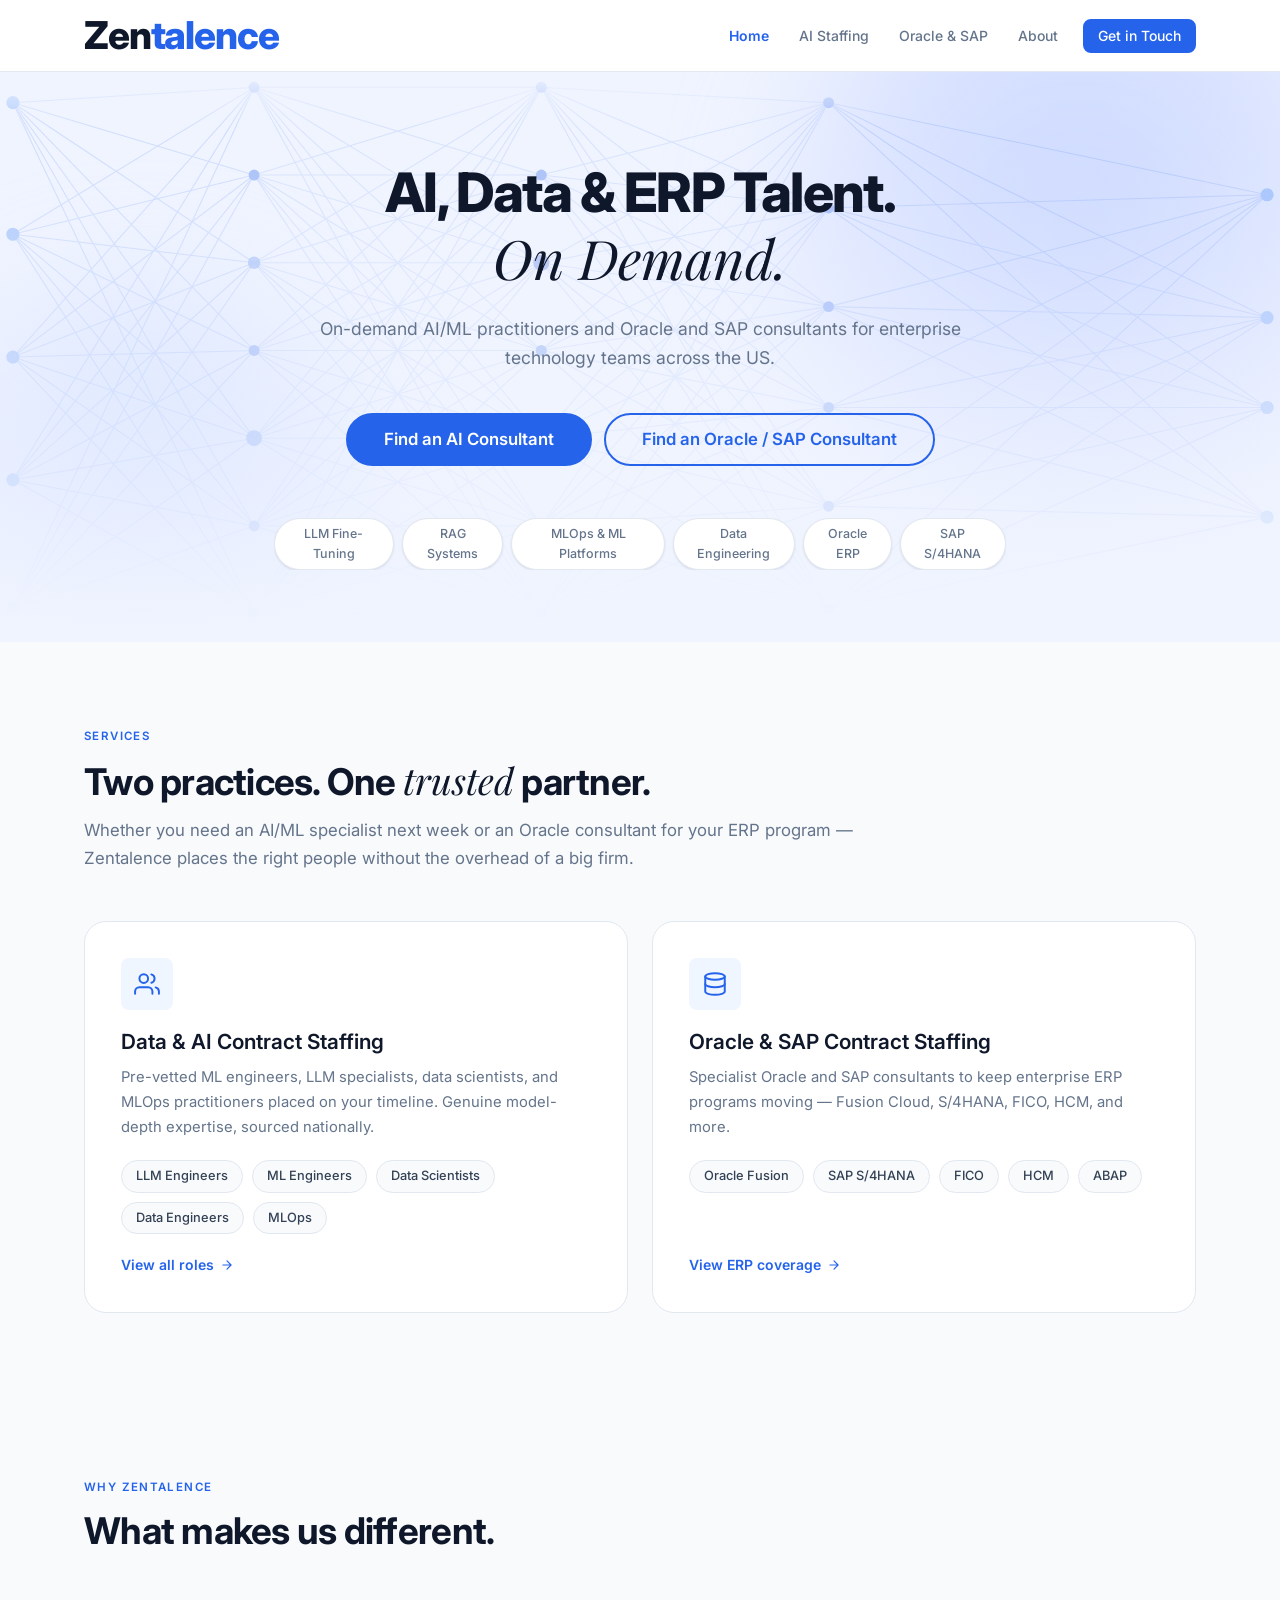
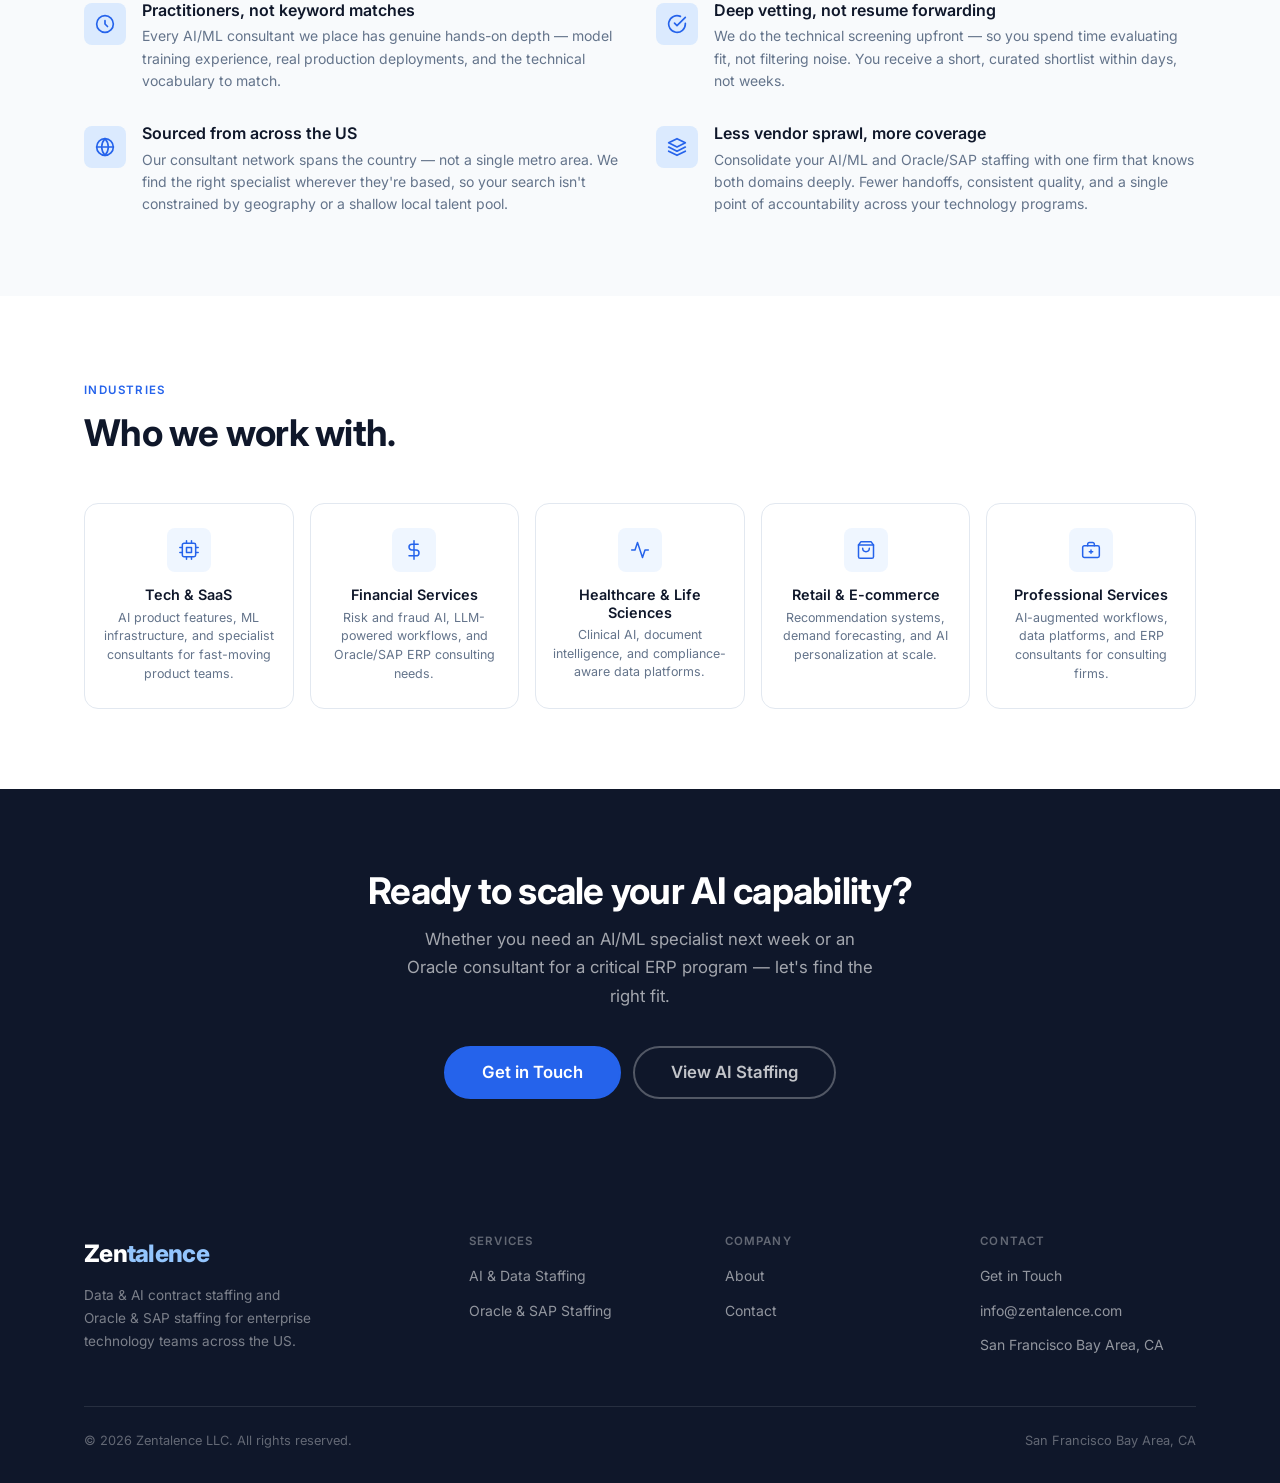
<file: index.html>
<!DOCTYPE html>
<html lang="en">
<head>
  <meta charset="UTF-8" />
  <meta name="viewport" content="width=device-width, initial-scale=1.0" />
  <title>Zentalence — AI & Data Staffing. On Demand.</title>
  <meta name="description" content="On-demand AI/ML practitioners and Oracle and SAP consultants for enterprise technology teams across the US. Specialist staffing, placed fast." />
  <link rel="preconnect" href="https://fonts.googleapis.com" />
  <link rel="preconnect" href="https://fonts.gstatic.com" crossorigin />
  <link href="https://fonts.googleapis.com/css2?family=Inter:wght@400;500;600;700;800&family=Playfair+Display:ital@1&display=swap" rel="stylesheet" />
  <link rel="stylesheet" href="css/styles.css" />
</head>
<body>

<!-- ===== NAVIGATION ===== -->
<header class="nav-header">
  <nav class="nav container">
    <a href="index.html" class="nav-logo">Zen<span>talence</span></a>
    <ul class="nav-links">
      <li><a href="index.html" class="active">Home</a></li>
      <li><a href="ai-staffing.html">AI Staffing</a></li>
      <li><a href="erp-staffing.html">Oracle &amp; SAP</a></li>
      <li><a href="about.html">About</a></li>
      <li><a href="contact.html" class="btn btn-primary btn-sm">Get in Touch</a></li>
    </ul>
    <button class="nav-toggle" aria-label="Toggle menu">
      <span></span><span></span><span></span>
    </button>
  </nav>
</header>

<!-- Mobile nav -->
<nav class="mobile-nav" aria-label="Mobile navigation">
  <a href="index.html">Home</a>
  <a href="ai-staffing.html">AI Staffing</a>
  <a href="erp-staffing.html">Oracle &amp; SAP</a>
  <a href="about.html">About</a>
  <a href="contact.html" class="btn btn-primary">Get in Touch</a>
</nav>


<!-- ===== HERO ===== -->
<section class="hero">

  <!-- Background graphic: layered neural network -->
  <div class="hero-bg" aria-hidden="true">
    <div class="hero-orb hero-orb-1"></div>
    <div class="hero-orb hero-orb-2"></div>
    <!--
      Layers (left → right) — nodes spread to viewBox edges:
        L1 input  x=28   5 nodes  y=[28,148,260,372,490]
        L2 hidden x=248  7 nodes  y=[14,94,174,254,334,414,494]
        L3 hidden x=510  7 nodes  y=[14,94,174,254,334,414,494]
        L4 hidden x=772  6 nodes  y=[28,124,214,306,396,490]
        L5 output x=1172 4 nodes  y=[112,224,306,406]
    -->
    <svg class="hero-network" viewBox="0 0 1200 520" preserveAspectRatio="xMidYMid slice" xmlns="http://www.w3.org/2000/svg">
      <!-- Connections L1→L2 -->
      <g stroke="#2563eb" stroke-width="1" fill="none" opacity="0.45">
        <line x1="28" y1="28" x2="248" y2="14"/><line x1="28" y1="28" x2="248" y2="94"/><line x1="28" y1="28" x2="248" y2="174"/><line x1="28" y1="28" x2="248" y2="254"/><line x1="28" y1="28" x2="248" y2="334"/><line x1="28" y1="28" x2="248" y2="414"/><line x1="28" y1="28" x2="248" y2="494"/>
        <line x1="28" y1="148" x2="248" y2="14"/><line x1="28" y1="148" x2="248" y2="94"/><line x1="28" y1="148" x2="248" y2="174"/><line x1="28" y1="148" x2="248" y2="254"/><line x1="28" y1="148" x2="248" y2="334"/><line x1="28" y1="148" x2="248" y2="414"/><line x1="28" y1="148" x2="248" y2="494"/>
        <line x1="28" y1="260" x2="248" y2="14"/><line x1="28" y1="260" x2="248" y2="94"/><line x1="28" y1="260" x2="248" y2="174"/><line x1="28" y1="260" x2="248" y2="254"/><line x1="28" y1="260" x2="248" y2="334"/><line x1="28" y1="260" x2="248" y2="414"/><line x1="28" y1="260" x2="248" y2="494"/>
        <line x1="28" y1="372" x2="248" y2="14"/><line x1="28" y1="372" x2="248" y2="94"/><line x1="28" y1="372" x2="248" y2="174"/><line x1="28" y1="372" x2="248" y2="254"/><line x1="28" y1="372" x2="248" y2="334"/><line x1="28" y1="372" x2="248" y2="414"/><line x1="28" y1="372" x2="248" y2="494"/>
        <line x1="28" y1="490" x2="248" y2="14"/><line x1="28" y1="490" x2="248" y2="94"/><line x1="28" y1="490" x2="248" y2="174"/><line x1="28" y1="490" x2="248" y2="254"/><line x1="28" y1="490" x2="248" y2="334"/><line x1="28" y1="490" x2="248" y2="414"/><line x1="28" y1="490" x2="248" y2="494"/>
      </g>
      <!-- Connections L2→L3 -->
      <g stroke="#2563eb" stroke-width="1" fill="none" opacity="0.35">
        <line x1="248" y1="14" x2="510" y2="14"/><line x1="248" y1="14" x2="510" y2="94"/><line x1="248" y1="14" x2="510" y2="174"/><line x1="248" y1="14" x2="510" y2="254"/><line x1="248" y1="14" x2="510" y2="334"/><line x1="248" y1="14" x2="510" y2="414"/><line x1="248" y1="14" x2="510" y2="494"/>
        <line x1="248" y1="94" x2="510" y2="14"/><line x1="248" y1="94" x2="510" y2="94"/><line x1="248" y1="94" x2="510" y2="174"/><line x1="248" y1="94" x2="510" y2="254"/><line x1="248" y1="94" x2="510" y2="334"/><line x1="248" y1="94" x2="510" y2="414"/><line x1="248" y1="94" x2="510" y2="494"/>
        <line x1="248" y1="174" x2="510" y2="14"/><line x1="248" y1="174" x2="510" y2="94"/><line x1="248" y1="174" x2="510" y2="174"/><line x1="248" y1="174" x2="510" y2="254"/><line x1="248" y1="174" x2="510" y2="334"/><line x1="248" y1="174" x2="510" y2="414"/><line x1="248" y1="174" x2="510" y2="494"/>
        <line x1="248" y1="254" x2="510" y2="14"/><line x1="248" y1="254" x2="510" y2="94"/><line x1="248" y1="254" x2="510" y2="174"/><line x1="248" y1="254" x2="510" y2="254"/><line x1="248" y1="254" x2="510" y2="334"/><line x1="248" y1="254" x2="510" y2="414"/><line x1="248" y1="254" x2="510" y2="494"/>
        <line x1="248" y1="334" x2="510" y2="14"/><line x1="248" y1="334" x2="510" y2="94"/><line x1="248" y1="334" x2="510" y2="174"/><line x1="248" y1="334" x2="510" y2="254"/><line x1="248" y1="334" x2="510" y2="334"/><line x1="248" y1="334" x2="510" y2="414"/><line x1="248" y1="334" x2="510" y2="494"/>
        <line x1="248" y1="414" x2="510" y2="14"/><line x1="248" y1="414" x2="510" y2="94"/><line x1="248" y1="414" x2="510" y2="174"/><line x1="248" y1="414" x2="510" y2="254"/><line x1="248" y1="414" x2="510" y2="334"/><line x1="248" y1="414" x2="510" y2="414"/><line x1="248" y1="414" x2="510" y2="494"/>
        <line x1="248" y1="494" x2="510" y2="14"/><line x1="248" y1="494" x2="510" y2="94"/><line x1="248" y1="494" x2="510" y2="174"/><line x1="248" y1="494" x2="510" y2="254"/><line x1="248" y1="494" x2="510" y2="334"/><line x1="248" y1="494" x2="510" y2="414"/><line x1="248" y1="494" x2="510" y2="494"/>
      </g>
      <!-- Connections L3→L4 -->
      <g stroke="#2563eb" stroke-width="1" fill="none" opacity="0.35">
        <line x1="510" y1="14" x2="772" y2="28"/><line x1="510" y1="14" x2="772" y2="124"/><line x1="510" y1="14" x2="772" y2="214"/><line x1="510" y1="14" x2="772" y2="306"/><line x1="510" y1="14" x2="772" y2="396"/><line x1="510" y1="14" x2="772" y2="490"/>
        <line x1="510" y1="94" x2="772" y2="28"/><line x1="510" y1="94" x2="772" y2="124"/><line x1="510" y1="94" x2="772" y2="214"/><line x1="510" y1="94" x2="772" y2="306"/><line x1="510" y1="94" x2="772" y2="396"/><line x1="510" y1="94" x2="772" y2="490"/>
        <line x1="510" y1="174" x2="772" y2="28"/><line x1="510" y1="174" x2="772" y2="124"/><line x1="510" y1="174" x2="772" y2="214"/><line x1="510" y1="174" x2="772" y2="306"/><line x1="510" y1="174" x2="772" y2="396"/><line x1="510" y1="174" x2="772" y2="490"/>
        <line x1="510" y1="254" x2="772" y2="28"/><line x1="510" y1="254" x2="772" y2="124"/><line x1="510" y1="254" x2="772" y2="214"/><line x1="510" y1="254" x2="772" y2="306"/><line x1="510" y1="254" x2="772" y2="396"/><line x1="510" y1="254" x2="772" y2="490"/>
        <line x1="510" y1="334" x2="772" y2="28"/><line x1="510" y1="334" x2="772" y2="124"/><line x1="510" y1="334" x2="772" y2="214"/><line x1="510" y1="334" x2="772" y2="306"/><line x1="510" y1="334" x2="772" y2="396"/><line x1="510" y1="334" x2="772" y2="490"/>
        <line x1="510" y1="414" x2="772" y2="28"/><line x1="510" y1="414" x2="772" y2="124"/><line x1="510" y1="414" x2="772" y2="214"/><line x1="510" y1="414" x2="772" y2="306"/><line x1="510" y1="414" x2="772" y2="396"/><line x1="510" y1="414" x2="772" y2="490"/>
        <line x1="510" y1="494" x2="772" y2="28"/><line x1="510" y1="494" x2="772" y2="124"/><line x1="510" y1="494" x2="772" y2="214"/><line x1="510" y1="494" x2="772" y2="306"/><line x1="510" y1="494" x2="772" y2="396"/><line x1="510" y1="494" x2="772" y2="490"/>
      </g>
      <!-- Connections L4→L5 -->
      <g stroke="#2563eb" stroke-width="1" fill="none" opacity="0.45">
        <line x1="772" y1="28" x2="1172" y2="112"/><line x1="772" y1="28" x2="1172" y2="224"/><line x1="772" y1="28" x2="1172" y2="306"/><line x1="772" y1="28" x2="1172" y2="406"/>
        <line x1="772" y1="124" x2="1172" y2="112"/><line x1="772" y1="124" x2="1172" y2="224"/><line x1="772" y1="124" x2="1172" y2="306"/><line x1="772" y1="124" x2="1172" y2="406"/>
        <line x1="772" y1="214" x2="1172" y2="112"/><line x1="772" y1="214" x2="1172" y2="224"/><line x1="772" y1="214" x2="1172" y2="306"/><line x1="772" y1="214" x2="1172" y2="406"/>
        <line x1="772" y1="306" x2="1172" y2="112"/><line x1="772" y1="306" x2="1172" y2="224"/><line x1="772" y1="306" x2="1172" y2="306"/><line x1="772" y1="306" x2="1172" y2="406"/>
        <line x1="772" y1="396" x2="1172" y2="112"/><line x1="772" y1="396" x2="1172" y2="224"/><line x1="772" y1="396" x2="1172" y2="306"/><line x1="772" y1="396" x2="1172" y2="406"/>
        <line x1="772" y1="490" x2="1172" y2="112"/><line x1="772" y1="490" x2="1172" y2="224"/><line x1="772" y1="490" x2="1172" y2="306"/><line x1="772" y1="490" x2="1172" y2="406"/>
      </g>
      <!-- L1: input nodes -->
      <g fill="#3b82f6">
        <circle cx="28" cy="28" r="6"/><circle cx="28" cy="148" r="6"/><circle cx="28" cy="260" r="6"/><circle cx="28" cy="372" r="6"/><circle cx="28" cy="490" r="6"/>
      </g>
      <!-- L2: hidden nodes -->
      <g fill="#2563eb">
        <circle cx="248" cy="14" r="5"/><circle cx="248" cy="94" r="5"/><circle cx="248" cy="254" r="5"/><circle cx="248" cy="414" r="5"/><circle cx="248" cy="494" r="5"/>
      </g>
      <circle cx="248" cy="174" fill="#2563eb">
        <animate attributeName="r" values="5;8;5" dur="2.8s" begin="0s" repeatCount="indefinite"/>
        <animate attributeName="opacity" values="0.7;1;0.7" dur="2.8s" begin="0s" repeatCount="indefinite"/>
      </circle>
      <circle cx="248" cy="334" fill="#2563eb">
        <animate attributeName="r" values="5;8;5" dur="3.4s" begin="1.2s" repeatCount="indefinite"/>
        <animate attributeName="opacity" values="0.7;1;0.7" dur="3.4s" begin="1.2s" repeatCount="indefinite"/>
      </circle>
      <!-- L3: hidden nodes -->
      <g fill="#2563eb">
        <circle cx="510" cy="14" r="5"/><circle cx="510" cy="94" r="5"/><circle cx="510" cy="254" r="5"/><circle cx="510" cy="414" r="5"/><circle cx="510" cy="494" r="5"/>
      </g>
      <circle cx="510" cy="174" fill="#1d4ed8">
        <animate attributeName="r" values="5;8;5" dur="3.1s" begin="0.6s" repeatCount="indefinite"/>
        <animate attributeName="opacity" values="0.7;1;0.7" dur="3.1s" begin="0.6s" repeatCount="indefinite"/>
      </circle>
      <circle cx="510" cy="334" fill="#1d4ed8">
        <animate attributeName="r" values="5;8;5" dur="2.6s" begin="1.8s" repeatCount="indefinite"/>
        <animate attributeName="opacity" values="0.7;1;0.7" dur="2.6s" begin="1.8s" repeatCount="indefinite"/>
      </circle>
      <!-- L4: hidden nodes -->
      <g fill="#2563eb">
        <circle cx="772" cy="28" r="5"/><circle cx="772" cy="124" r="5"/><circle cx="772" cy="214" r="5"/><circle cx="772" cy="306" r="5"/><circle cx="772" cy="396" r="5"/><circle cx="772" cy="490" r="5"/>
      </g>
      <!-- L5: output nodes -->
      <g fill="#3b82f6">
        <circle cx="1172" cy="112" r="6"/><circle cx="1172" cy="224" r="6"/><circle cx="1172" cy="306" r="6"/><circle cx="1172" cy="406" r="6"/>
      </g>
    </svg>
  </div>

  <div class="hero-inner container">
    <h1>AI, Data &amp; ERP Talent. <span class="serif" style="white-space:nowrap">On Demand.</span></h1>
    <p class="hero-sub" style="max-width:720px;">On-demand AI/ML practitioners and Oracle and SAP consultants for enterprise technology teams across the US.</p>
    <div class="hero-ctas">
      <a href="ai-staffing.html" class="btn btn-primary btn-lg">Find an AI Consultant</a>
      <a href="erp-staffing.html" class="btn btn-outline btn-lg">Find an Oracle / SAP Consultant</a>
    </div>
    <div class="hero-tags">
      <span>LLM Fine-Tuning</span>
      <span>RAG Systems</span>
      <span>MLOps &amp; ML Platforms</span>
      <span>Data Engineering</span>
      <span>Oracle ERP</span>
      <span>SAP S/4HANA</span>
    </div>
  </div>
</section>


<!-- ===== SERVICES ===== -->
<section class="section section-alt">
  <div class="container">
    <div class="section-header">
      <span class="section-label">Services</span>
      <h2>Two practices. One <span class="serif">trusted</span> partner.</h2>
      <p>Whether you need an AI/ML specialist next week or an Oracle consultant for your ERP program — Zentalence places the right people without the overhead of a big firm.</p>
    </div>

    <div class="cards-2">
      <!-- Card 1 -->
      <div class="service-card">
        <div class="card-icon">
          <svg width="26" height="26" viewBox="0 0 24 24" fill="none" stroke="currentColor" stroke-width="1.8" stroke-linecap="round" stroke-linejoin="round">
            <path d="M17 21v-2a4 4 0 0 0-4-4H5a4 4 0 0 0-4 4v2"/><circle cx="9" cy="7" r="4"/>
            <path d="M23 21v-2a4 4 0 0 0-3-3.87"/><path d="M16 3.13a4 4 0 0 1 0 7.75"/>
          </svg>
        </div>
        <h3>Data &amp; AI Contract Staffing</h3>
        <p>Pre-vetted ML engineers, LLM specialists, data scientists, and MLOps practitioners placed on your timeline. Genuine model-depth expertise, sourced nationally.</p>
        <div class="role-tags">
          <span class="role-tag">LLM Engineers</span>
          <span class="role-tag">ML Engineers</span>
          <span class="role-tag">Data Scientists</span>
          <span class="role-tag">Data Engineers</span>
          <span class="role-tag">MLOps</span>
        </div>
        <a href="ai-staffing.html" class="card-link">
          View all roles
          <svg width="14" height="14" viewBox="0 0 24 24" fill="none" stroke="currentColor" stroke-width="2" stroke-linecap="round" stroke-linejoin="round"><path d="M5 12h14M12 5l7 7-7 7"/></svg>
        </a>
      </div>

      <!-- Card 3 -->
      <div class="service-card">
        <div class="card-icon">
          <svg width="26" height="26" viewBox="0 0 24 24" fill="none" stroke="currentColor" stroke-width="1.8" stroke-linecap="round" stroke-linejoin="round">
            <ellipse cx="12" cy="5" rx="9" ry="3"/><path d="M21 12c0 1.66-4 3-9 3s-9-1.34-9-3"/>
            <path d="M3 5v14c0 1.66 4 3 9 3s9-1.34 9-3V5"/>
          </svg>
        </div>
        <h3>Oracle &amp; SAP Contract Staffing</h3>
        <p>Specialist Oracle and SAP consultants to keep enterprise ERP programs moving — Fusion Cloud, S/4HANA, FICO, HCM, and more.</p>
        <div class="role-tags">
          <span class="role-tag">Oracle Fusion</span>
          <span class="role-tag">SAP S/4HANA</span>
          <span class="role-tag">FICO</span>
          <span class="role-tag">HCM</span>
          <span class="role-tag">ABAP</span>
        </div>
        <a href="erp-staffing.html" class="card-link">
          View ERP coverage
          <svg width="14" height="14" viewBox="0 0 24 24" fill="none" stroke="currentColor" stroke-width="2" stroke-linecap="round" stroke-linejoin="round"><path d="M5 12h14M12 5l7 7-7 7"/></svg>
        </a>
      </div>
    </div>
  </div>
</section>


<!-- ===== WHY ZENTISAN ===== -->
<section class="section section-alt">
  <div class="container">
    <div class="section-header">
      <span class="section-label">Why Zentalence</span>
      <h2>What makes us different.</h2>
    </div>
    <div class="diff-grid">
      <div class="diff-item">
        <div class="diff-icon">
          <svg width="20" height="20" viewBox="0 0 24 24" fill="none" stroke="currentColor" stroke-width="2" stroke-linecap="round" stroke-linejoin="round">
            <circle cx="12" cy="12" r="10"/><path d="M12 8v4l3 3"/>
          </svg>
        </div>
        <div>
          <h4>Practitioners, not keyword matches</h4>
          <p>Every AI/ML consultant we place has genuine hands-on depth — model training experience, real production deployments, and the technical vocabulary to match.</p>
        </div>
      </div>
      <div class="diff-item">
        <div class="diff-icon">
          <svg width="20" height="20" viewBox="0 0 24 24" fill="none" stroke="currentColor" stroke-width="2" stroke-linecap="round" stroke-linejoin="round">
            <path d="M22 11.08V12a10 10 0 1 1-5.93-9.14"/><polyline points="22 4 12 14.01 9 11.01"/>
          </svg>
        </div>
        <div>
          <h4>Deep vetting, not resume forwarding</h4>
          <p>We do the technical screening upfront — so you spend time evaluating fit, not filtering noise. You receive a short, curated shortlist within days, not weeks.</p>
        </div>
      </div>
      <div class="diff-item">
        <div class="diff-icon">
          <svg width="20" height="20" viewBox="0 0 24 24" fill="none" stroke="currentColor" stroke-width="2" stroke-linecap="round" stroke-linejoin="round">
            <circle cx="12" cy="12" r="10"/><line x1="2" y1="12" x2="22" y2="12"/><path d="M12 2a15.3 15.3 0 0 1 4 10 15.3 15.3 0 0 1-4 10 15.3 15.3 0 0 1-4-10 15.3 15.3 0 0 1 4-10z"/>
          </svg>
        </div>
        <div>
          <h4>Sourced from across the US</h4>
          <p>Our consultant network spans the country — not a single metro area. We find the right specialist wherever they're based, so your search isn't constrained by geography or a shallow local talent pool.</p>
        </div>
      </div>
      <div class="diff-item">
        <div class="diff-icon">
          <svg width="20" height="20" viewBox="0 0 24 24" fill="none" stroke="currentColor" stroke-width="2" stroke-linecap="round" stroke-linejoin="round">
            <path d="M12 2L2 7l10 5 10-5-10-5z"/><path d="M2 17l10 5 10-5"/><path d="M2 12l10 5 10-5"/>
          </svg>
        </div>
        <div>
          <h4>Less vendor sprawl, more coverage</h4>
          <p>Consolidate your AI/ML and Oracle/SAP staffing with one firm that knows both domains deeply. Fewer handoffs, consistent quality, and a single point of accountability across your technology programs.</p>
        </div>
      </div>
    </div>
  </div>
</section>


<!-- ===== 04 · INDUSTRIES ===== -->
<section class="section">
  <div class="container">
    <div class="section-header">
      <span class="section-label section-label-amber">Industries</span>
      <h2>Who we work with.</h2>
    </div>
    <div class="industry-grid">
      <div class="industry-card">
        <div class="industry-icon">
          <svg width="20" height="20" viewBox="0 0 24 24" fill="none" stroke="currentColor" stroke-width="1.8" stroke-linecap="round" stroke-linejoin="round"><rect x="4" y="4" width="16" height="16" rx="2"/><rect x="9" y="9" width="6" height="6"/><path d="M9 1v3M15 1v3M9 20v3M15 20v3M1 9h3M1 15h3M20 9h3M20 15h3"/></svg>
        </div>
        <h4>Tech &amp; SaaS</h4>
        <p>AI product features, ML infrastructure, and specialist consultants for fast-moving product teams.</p>
      </div>
      <div class="industry-card">
        <div class="industry-icon">
          <svg width="20" height="20" viewBox="0 0 24 24" fill="none" stroke="currentColor" stroke-width="1.8" stroke-linecap="round" stroke-linejoin="round"><line x1="12" y1="1" x2="12" y2="23"/><path d="M17 5H9.5a3.5 3.5 0 0 0 0 7h5a3.5 3.5 0 0 1 0 7H6"/></svg>
        </div>
        <h4>Financial Services</h4>
        <p>Risk and fraud AI, LLM-powered workflows, and Oracle/SAP ERP consulting needs.</p>
      </div>
      <div class="industry-card">
        <div class="industry-icon">
          <svg width="20" height="20" viewBox="0 0 24 24" fill="none" stroke="currentColor" stroke-width="1.8" stroke-linecap="round" stroke-linejoin="round"><path d="M22 12h-4l-3 9L9 3l-3 9H2"/></svg>
        </div>
        <h4>Healthcare &amp; Life Sciences</h4>
        <p>Clinical AI, document intelligence, and compliance-aware data platforms.</p>
      </div>
      <div class="industry-card">
        <div class="industry-icon">
          <svg width="20" height="20" viewBox="0 0 24 24" fill="none" stroke="currentColor" stroke-width="1.8" stroke-linecap="round" stroke-linejoin="round"><path d="M6 2 3 6v14a2 2 0 0 0 2 2h14a2 2 0 0 0 2-2V6l-3-4z"/><line x1="3" y1="6" x2="21" y2="6"/><path d="M16 10a4 4 0 0 1-8 0"/></svg>
        </div>
        <h4>Retail &amp; E-commerce</h4>
        <p>Recommendation systems, demand forecasting, and AI personalization at scale.</p>
      </div>
      <div class="industry-card">
        <div class="industry-icon">
          <svg width="20" height="20" viewBox="0 0 24 24" fill="none" stroke="currentColor" stroke-width="1.8" stroke-linecap="round" stroke-linejoin="round"><rect x="2" y="7" width="20" height="14" rx="2"/><path d="M16 7V5a2 2 0 0 0-2-2h-4a2 2 0 0 0-2 2v2"/><line x1="12" y1="12" x2="12" y2="16"/><line x1="10" y1="14" x2="14" y2="14"/></svg>
        </div>
        <h4>Professional Services</h4>
        <p>AI-augmented workflows, data platforms, and ERP consultants for consulting firms.</p>
      </div>
    </div>
  </div>
</section>


<!-- ===== CTA BAND ===== -->
<section class="cta-band">
  <div class="container">
    <h2>Ready to scale your AI capability?</h2>
    <p>Whether you need an AI/ML specialist next week or an Oracle consultant for a critical ERP program — let's find the right fit.</p>
    <div class="cta-btns">
      <a href="contact.html" class="btn btn-primary btn-lg">Get in Touch</a>
      <a href="ai-staffing.html" class="btn btn-white-outline btn-lg">View AI Staffing</a>
    </div>
  </div>
</section>


<!-- ===== FOOTER ===== -->
<footer class="footer">
  <div class="container">
    <div class="footer-grid">
      <div class="footer-brand">
        <span class="logo">Zen<span>talence</span></span>
        <p>Data &amp; AI contract staffing and Oracle &amp; SAP staffing for enterprise technology teams across the US.</p>
      </div>
      <div class="footer-col">
        <h5>Services</h5>
        <ul>
          <li><a href="ai-staffing.html">AI &amp; Data Staffing</a></li>
          <li><a href="erp-staffing.html">Oracle &amp; SAP Staffing</a></li>
        </ul>
      </div>
      <div class="footer-col">
        <h5>Company</h5>
        <ul>
          <li><a href="about.html">About</a></li>
          <li><a href="contact.html">Contact</a></li>
        </ul>
      </div>
      <div class="footer-col">
        <h5>Contact</h5>
        <ul>
          <li><a href="contact.html">Get in Touch</a></li>
          <li><a href="mailto:info@zentalence.com">info@zentalence.com</a></li>
          <li><a href="#">San Francisco Bay Area, CA</a></li>
        </ul>
      </div>
    </div>
    <div class="footer-bottom">
      <span>© 2026 Zentalence LLC. All rights reserved.</span>
      <span>San Francisco Bay Area, CA</span>
    </div>
  </div>
</footer>

<script src="js/main.js"></script>
</body>
</html>
</file>
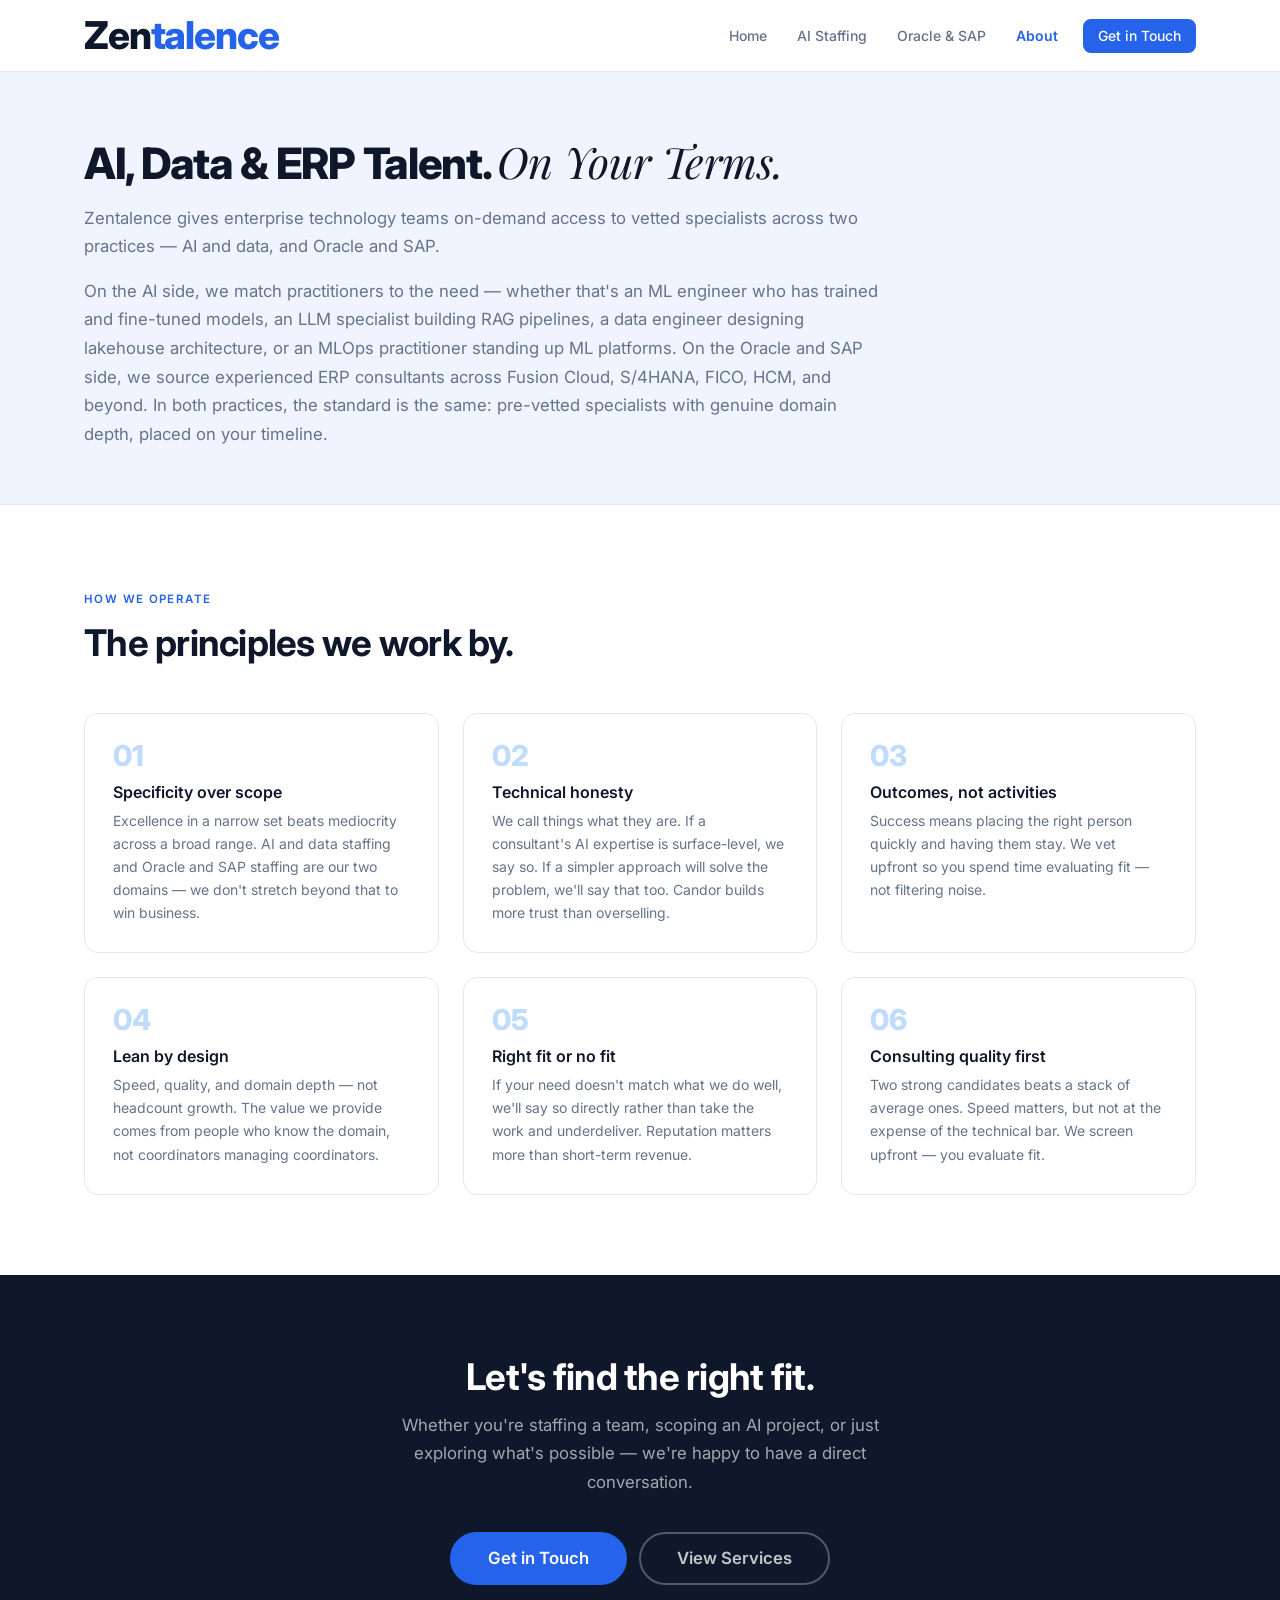
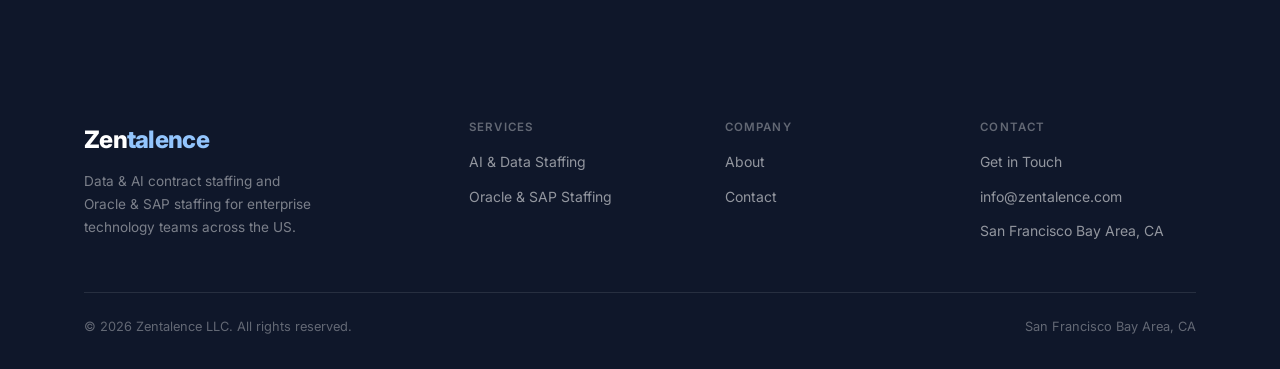
<file: about.html>
<!DOCTYPE html>
<html lang="en">
<head>
  <meta charset="UTF-8" />
  <meta name="viewport" content="width=device-width, initial-scale=1.0" />
  <title>About — Zentalence</title>
  <meta name="description" content="Zentalence is a technology staffing firm specializing in Data and AI contract staffing and Oracle and SAP contract staffing for enterprise technology teams across the US." />
  <link rel="preconnect" href="https://fonts.googleapis.com" />
  <link rel="preconnect" href="https://fonts.gstatic.com" crossorigin />
  <link href="https://fonts.googleapis.com/css2?family=Inter:wght@400;500;600;700;800&family=Playfair+Display:ital@1&display=swap" rel="stylesheet" />
  <link rel="stylesheet" href="css/styles.css" />
</head>
<body>

<!-- NAV -->
<header class="nav-header">
  <nav class="nav container">
    <a href="index.html" class="nav-logo">Zen<span>talence</span></a>
    <ul class="nav-links">
      <li><a href="index.html">Home</a></li>
      <li><a href="ai-staffing.html">AI Staffing</a></li>
      <li><a href="erp-staffing.html">Oracle &amp; SAP</a></li>
      <li><a href="about.html" class="active">About</a></li>
      <li><a href="contact.html" class="btn btn-primary btn-sm">Get in Touch</a></li>
    </ul>
    <button class="nav-toggle" aria-label="Toggle menu"><span></span><span></span><span></span></button>
  </nav>
</header>
<nav class="mobile-nav">
  <a href="index.html">Home</a>
  <a href="ai-staffing.html">AI Staffing</a>
  <a href="erp-staffing.html">Oracle &amp; SAP</a>
  <a href="about.html">About</a>
  <a href="contact.html" class="btn btn-primary">Get in Touch</a>
</nav>

<!-- PAGE HERO -->
<section class="page-hero">
  <div class="container">
    <h1>AI, Data &amp; ERP Talent. <span class="serif">On Your Terms.</span></h1>
    <p>Zentalence gives enterprise technology teams on-demand access to vetted specialists across two practices — AI and data, and Oracle and SAP.</p>
    <p style="margin-top:16px;font-size:1.05rem;color:var(--c-ink-3);max-width:800px;line-height:1.7;">On the AI side, we match practitioners to the need — whether that's an ML engineer who has trained and fine-tuned models, an LLM specialist building RAG pipelines, a data engineer designing lakehouse architecture, or an MLOps practitioner standing up ML platforms. On the Oracle and SAP side, we source experienced ERP consultants across Fusion Cloud, S/4HANA, FICO, HCM, and beyond. In both practices, the standard is the same: pre-vetted specialists with genuine domain depth, placed on your timeline.</p>
  </div>
</section>


<!-- VALUES -->
<section class="section">
  <div class="container">
    <div class="section-header">
      <span class="section-label">How We Operate</span>
      <h2>The principles we work by.</h2>
    </div>
    <div class="values-grid">
      <div class="value-card">
        <div class="value-num">01</div>
        <h4>Specificity over scope</h4>
        <p>Excellence in a narrow set beats mediocrity across a broad range. AI and data staffing and Oracle and SAP staffing are our two domains — we don't stretch beyond that to win business.</p>
      </div>
      <div class="value-card">
        <div class="value-num">02</div>
        <h4>Technical honesty</h4>
        <p>We call things what they are. If a consultant's AI expertise is surface-level, we say so. If a simpler approach will solve the problem, we'll say that too. Candor builds more trust than overselling.</p>
      </div>
      <div class="value-card">
        <div class="value-num">03</div>
        <h4>Outcomes, not activities</h4>
        <p>Success means placing the right person quickly and having them stay. We vet upfront so you spend time evaluating fit — not filtering noise.</p>
      </div>
      <div class="value-card">
        <div class="value-num">04</div>
        <h4>Lean by design</h4>
        <p>Speed, quality, and domain depth — not headcount growth. The value we provide comes from people who know the domain, not coordinators managing coordinators.</p>
      </div>
      <div class="value-card">
        <div class="value-num">05</div>
        <h4>Right fit or no fit</h4>
        <p>If your need doesn't match what we do well, we'll say so directly rather than take the work and underdeliver. Reputation matters more than short-term revenue.</p>
      </div>
      <div class="value-card">
        <div class="value-num">06</div>
        <h4>Consulting quality first</h4>
        <p>Two strong candidates beats a stack of average ones. Speed matters, but not at the expense of the technical bar. We screen upfront — you evaluate fit.</p>
      </div>
    </div>
  </div>
</section>

<!-- CTA -->
<section class="cta-band">
  <div class="container">
    <h2>Let's find the right fit.</h2>
    <p>Whether you're staffing a team, scoping an AI project, or just exploring what's possible — we're happy to have a direct conversation.</p>
    <div class="cta-btns">
      <a href="contact.html" class="btn btn-primary btn-lg">Get in Touch</a>
      <a href="index.html" class="btn btn-white-outline btn-lg">View Services</a>
    </div>
  </div>
</section>

<!-- FOOTER -->
<footer class="footer">
  <div class="container">
    <div class="footer-grid">
      <div class="footer-brand">
        <span class="logo">Zen<span>talence</span></span>
        <p>Data &amp; AI contract staffing and Oracle &amp; SAP staffing for enterprise technology teams across the US.</p>
      </div>
      <div class="footer-col">
        <h5>Services</h5>
        <ul>
          <li><a href="ai-staffing.html">AI &amp; Data Staffing</a></li>
          <li><a href="erp-staffing.html">Oracle &amp; SAP Staffing</a></li>
        </ul>
      </div>
      <div class="footer-col">
        <h5>Company</h5>
        <ul>
          <li><a href="about.html">About</a></li>
          <li><a href="contact.html">Contact</a></li>
        </ul>
      </div>
      <div class="footer-col">
        <h5>Contact</h5>
        <ul>
          <li><a href="contact.html">Get in Touch</a></li>
          <li><a href="mailto:info@zentalence.com">info@zentalence.com</a></li>
          <li><a href="#">San Francisco Bay Area, CA</a></li>
        </ul>
      </div>
    </div>
    <div class="footer-bottom">
      <span>© 2026 Zentalence LLC. All rights reserved.</span>
      <span>San Francisco Bay Area, CA</span>
    </div>
  </div>
</footer>

<script src="js/main.js"></script>
</body>
</html>
</file>
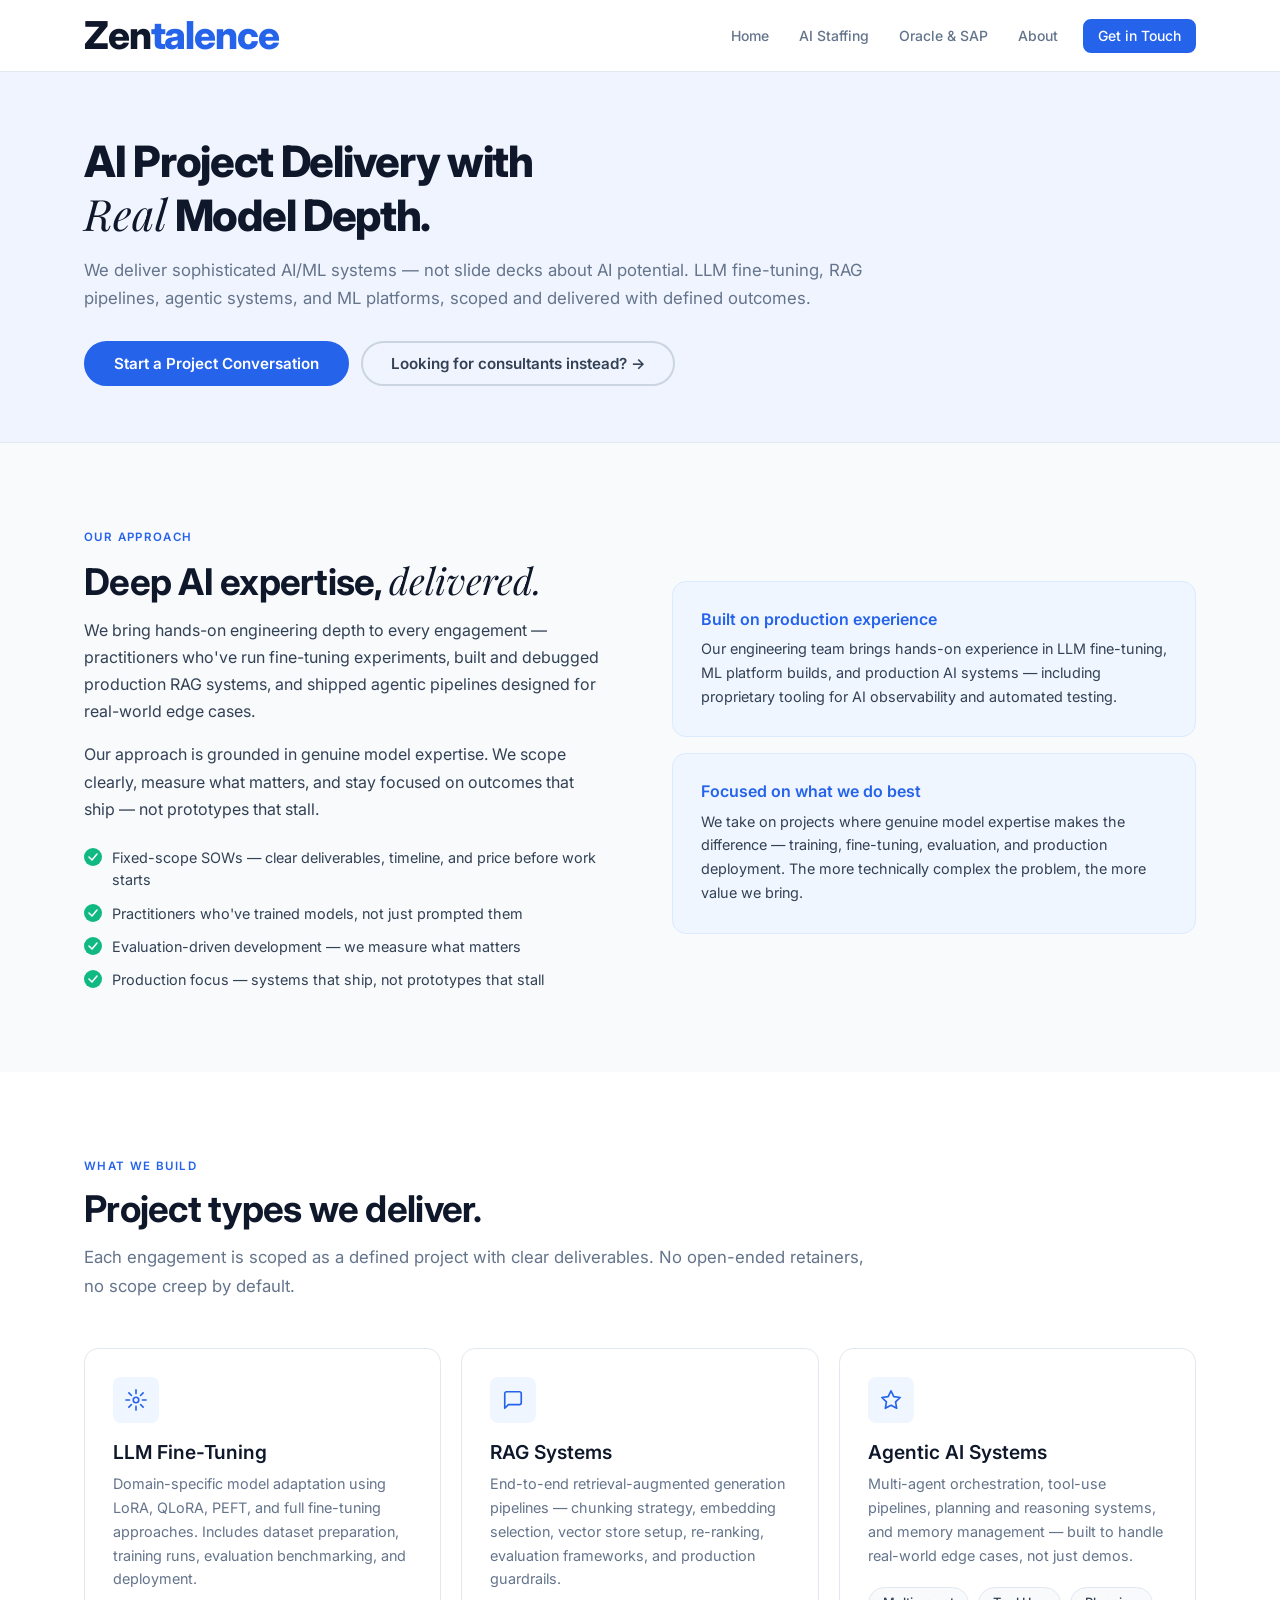
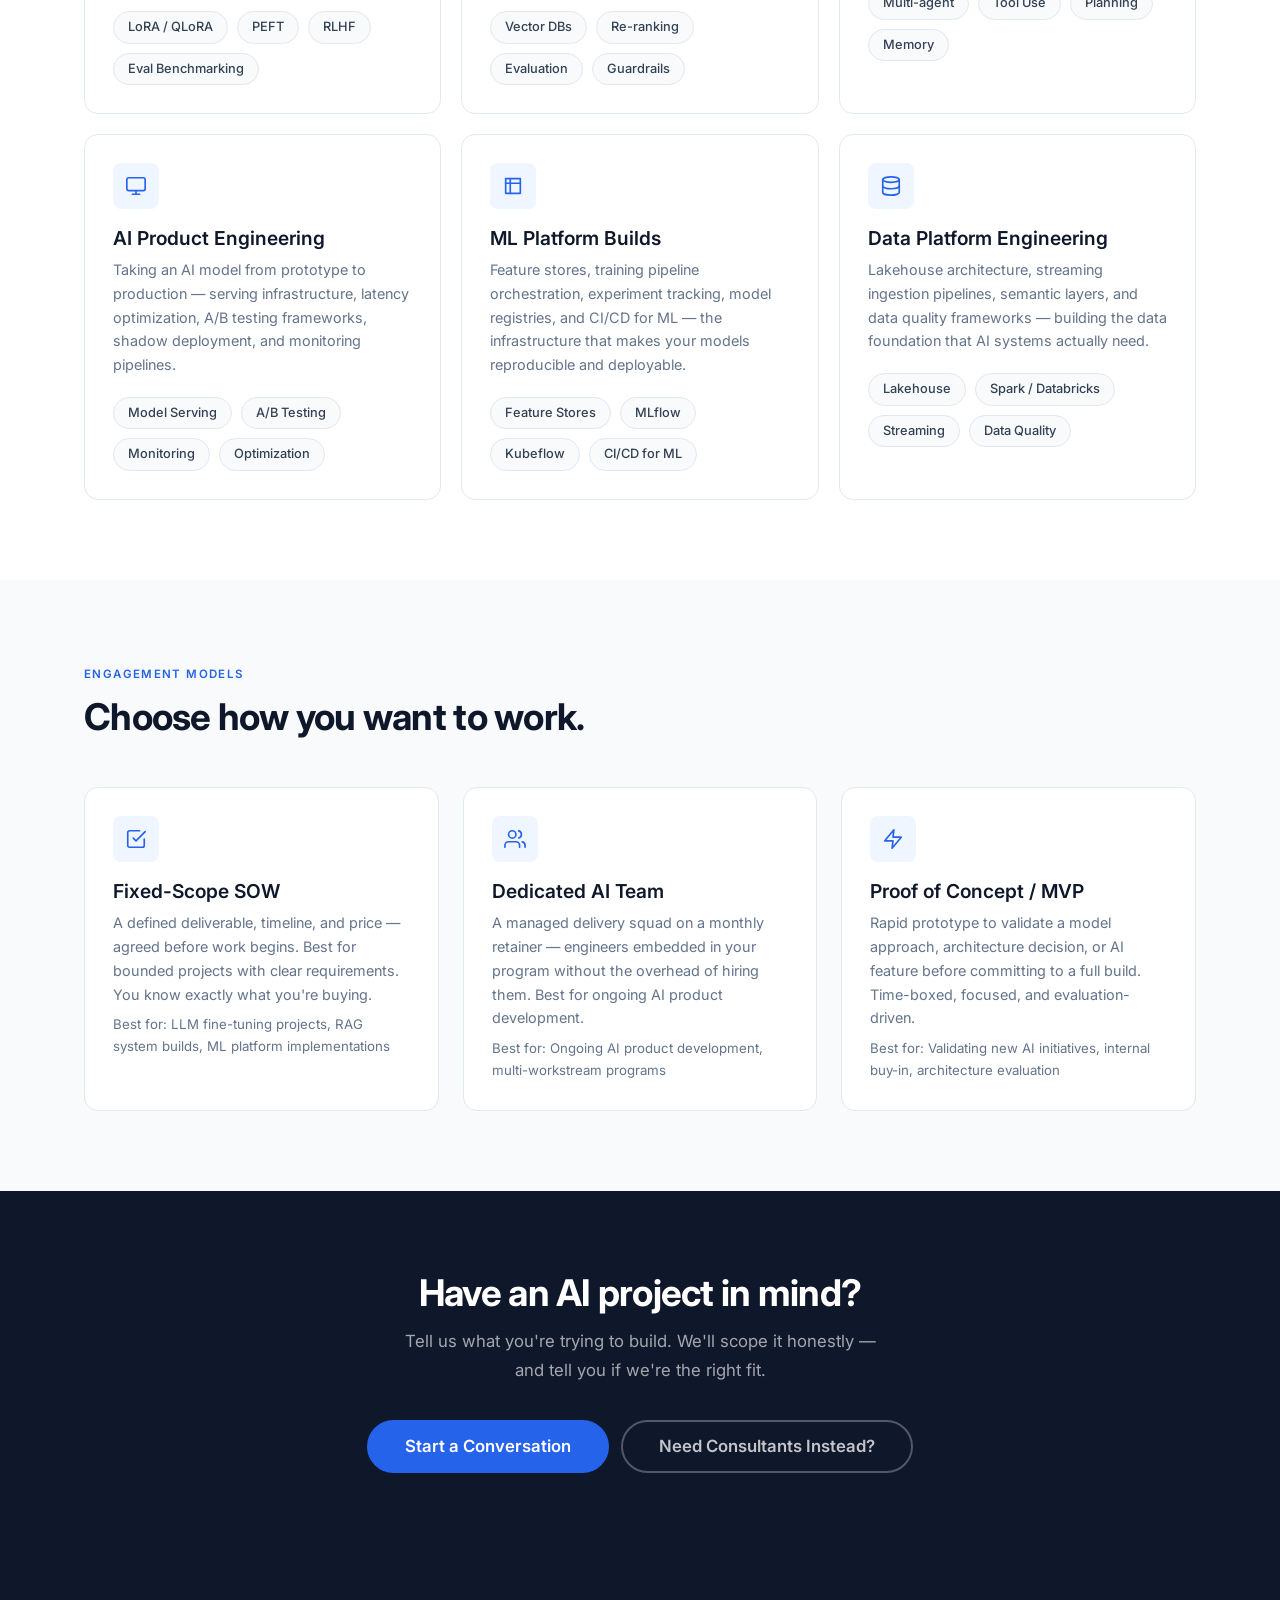
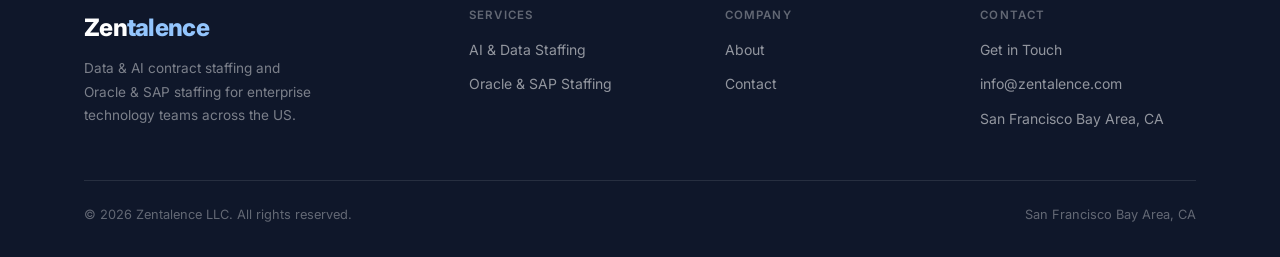
<file: ai-delivery.html>
<!DOCTYPE html>
<html lang="en">
<head>
  <meta charset="UTF-8" />
  <meta name="viewport" content="width=device-width, initial-scale=1.0" />
  <title>AI Project Delivery — Zentalence</title>
  <meta name="description" content="End-to-end delivery of sophisticated AI/ML projects — LLM fine-tuning, RAG systems, agentic AI, and ML platforms. Fixed scope, defined outcomes." />
  <link rel="preconnect" href="https://fonts.googleapis.com" />
  <link rel="preconnect" href="https://fonts.gstatic.com" crossorigin />
  <link href="https://fonts.googleapis.com/css2?family=Inter:wght@400;500;600;700;800&family=Playfair+Display:ital@1&display=swap" rel="stylesheet" />
  <link rel="stylesheet" href="css/styles.css" />
</head>
<body>

<!-- NAV -->
<header class="nav-header">
  <nav class="nav container">
    <a href="index.html" class="nav-logo">Zen<span>talence</span></a>
    <ul class="nav-links">
      <li><a href="index.html">Home</a></li>
      <li><a href="ai-staffing.html">AI Staffing</a></li>
      <li><a href="erp-staffing.html">Oracle &amp; SAP</a></li>
      <li><a href="about.html">About</a></li>
      <li><a href="contact.html" class="btn btn-primary btn-sm">Get in Touch</a></li>
    </ul>
    <button class="nav-toggle" aria-label="Toggle menu"><span></span><span></span><span></span></button>
  </nav>
</header>
<nav class="mobile-nav">
  <a href="index.html">Home</a>
  <a href="ai-staffing.html">AI Staffing</a>
  <a href="erp-staffing.html">Oracle &amp; SAP</a>
  <a href="about.html">About</a>
  <a href="contact.html" class="btn btn-primary">Get in Touch</a>
</nav>

<!-- PAGE HERO -->
<section class="page-hero">
  <div class="container">
    <h1>AI Project Delivery with<br><span class="serif">Real</span> Model Depth.</h1>
    <p>We deliver sophisticated AI/ML systems — not slide decks about AI potential. LLM fine-tuning, RAG pipelines, agentic systems, and ML platforms, scoped and delivered with defined outcomes.</p>
    <div style="display:flex;gap:12px;flex-wrap:wrap;margin-top:28px;">
      <a href="contact.html" class="btn btn-primary">Start a Project Conversation</a>
      <a href="ai-staffing.html" class="btn btn-ghost">Looking for consultants instead? →</a>
    </div>
  </div>
</section>

<!-- THE DIFFERENCE -->
<section class="section section-alt">
  <div class="container">
    <div class="split">
      <div>
        <span class="section-label section-label-amber">Our Approach</span>
        <h2>Deep AI expertise, <span class="serif">delivered.</span></h2>
        <p class="mt-12">We bring hands-on engineering depth to every engagement — practitioners who've run fine-tuning experiments, built and debugged production RAG systems, and shipped agentic pipelines designed for real-world edge cases.</p>
        <p class="mt-16">Our approach is grounded in genuine model expertise. We scope clearly, measure what matters, and stay focused on outcomes that ship — not prototypes that stall.</p>
        <ul class="check-list mt-24">
          <li>Fixed-scope SOWs — clear deliverables, timeline, and price before work starts</li>
          <li>Practitioners who've trained models, not just prompted them</li>
          <li>Evaluation-driven development — we measure what matters</li>
          <li>Production focus — systems that ship, not prototypes that stall</li>
        </ul>
      </div>
      <div>
        <div class="highlight-box">
          <h4>Built on production experience</h4>
          <p>Our engineering team brings hands-on experience in LLM fine-tuning, ML platform builds, and production AI systems — including proprietary tooling for AI observability and automated testing.</p>
        </div>
        <div class="highlight-box mt-16">
          <h4>Focused on what we do best</h4>
          <p>We take on projects where genuine model expertise makes the difference — training, fine-tuning, evaluation, and production deployment. The more technically complex the problem, the more value we bring.</p>
        </div>
      </div>
    </div>
  </div>
</section>

<!-- PROJECT TYPES -->
<section class="section">
  <div class="container">
    <div class="section-header">
      <span class="section-label">What We Build</span>
      <h2>Project types we deliver.</h2>
      <p>Each engagement is scoped as a defined project with clear deliverables. No open-ended retainers, no scope creep by default.</p>
    </div>
    <div class="cards-3" style="gap:20px;">
      <div class="card">
        <div class="card-icon">
          <svg width="22" height="22" viewBox="0 0 24 24" fill="none" stroke="currentColor" stroke-width="1.8" stroke-linecap="round" stroke-linejoin="round"><circle cx="12" cy="12" r="3"/><path d="M12 1v4M12 19v4M4.22 4.22l2.83 2.83M16.95 16.95l2.83 2.83M1 12h4M19 12h4M4.22 19.78l2.83-2.83M16.95 7.05l2.83-2.83"/></svg>
        </div>
        <h3>LLM Fine-Tuning</h3>
        <p>Domain-specific model adaptation using LoRA, QLoRA, PEFT, and full fine-tuning approaches. Includes dataset preparation, training runs, evaluation benchmarking, and deployment.</p>
        <div class="role-tags">
          <span class="role-tag">LoRA / QLoRA</span>
          <span class="role-tag">PEFT</span>
          <span class="role-tag">RLHF</span>
          <span class="role-tag">Eval Benchmarking</span>
        </div>
      </div>
      <div class="card">
        <div class="card-icon">
          <svg width="22" height="22" viewBox="0 0 24 24" fill="none" stroke="currentColor" stroke-width="1.8" stroke-linecap="round" stroke-linejoin="round"><path d="M21 15a2 2 0 0 1-2 2H7l-4 4V5a2 2 0 0 1 2-2h14a2 2 0 0 1 2 2z"/></svg>
        </div>
        <h3>RAG Systems</h3>
        <p>End-to-end retrieval-augmented generation pipelines — chunking strategy, embedding selection, vector store setup, re-ranking, evaluation frameworks, and production guardrails.</p>
        <div class="role-tags">
          <span class="role-tag">Vector DBs</span>
          <span class="role-tag">Re-ranking</span>
          <span class="role-tag">Evaluation</span>
          <span class="role-tag">Guardrails</span>
        </div>
      </div>
      <div class="card">
        <div class="card-icon">
          <svg width="22" height="22" viewBox="0 0 24 24" fill="none" stroke="currentColor" stroke-width="1.8" stroke-linecap="round" stroke-linejoin="round"><path d="M12 2l3.09 6.26L22 9.27l-5 4.87 1.18 6.88L12 17.77l-6.18 3.25L7 14.14 2 9.27l6.91-1.01L12 2z"/></svg>
        </div>
        <h3>Agentic AI Systems</h3>
        <p>Multi-agent orchestration, tool-use pipelines, planning and reasoning systems, and memory management — built to handle real-world edge cases, not just demos.</p>
        <div class="role-tags">
          <span class="role-tag">Multi-agent</span>
          <span class="role-tag">Tool Use</span>
          <span class="role-tag">Planning</span>
          <span class="role-tag">Memory</span>
        </div>
      </div>
      <div class="card">
        <div class="card-icon">
          <svg width="22" height="22" viewBox="0 0 24 24" fill="none" stroke="currentColor" stroke-width="1.8" stroke-linecap="round" stroke-linejoin="round"><rect x="2" y="3" width="20" height="14" rx="2"/><path d="M8 21h8M12 17v4"/></svg>
        </div>
        <h3>AI Product Engineering</h3>
        <p>Taking an AI model from prototype to production — serving infrastructure, latency optimization, A/B testing frameworks, shadow deployment, and monitoring pipelines.</p>
        <div class="role-tags">
          <span class="role-tag">Model Serving</span>
          <span class="role-tag">A/B Testing</span>
          <span class="role-tag">Monitoring</span>
          <span class="role-tag">Optimization</span>
        </div>
      </div>
      <div class="card">
        <div class="card-icon">
          <svg width="22" height="22" viewBox="0 0 24 24" fill="none" stroke="currentColor" stroke-width="1.8" stroke-linecap="round" stroke-linejoin="round"><path d="M4 4h16v16H4z"/><path d="M4 9h16M9 4v16"/></svg>
        </div>
        <h3>ML Platform Builds</h3>
        <p>Feature stores, training pipeline orchestration, experiment tracking, model registries, and CI/CD for ML — the infrastructure that makes your models reproducible and deployable.</p>
        <div class="role-tags">
          <span class="role-tag">Feature Stores</span>
          <span class="role-tag">MLflow</span>
          <span class="role-tag">Kubeflow</span>
          <span class="role-tag">CI/CD for ML</span>
        </div>
      </div>
      <div class="card">
        <div class="card-icon">
          <svg width="22" height="22" viewBox="0 0 24 24" fill="none" stroke="currentColor" stroke-width="1.8" stroke-linecap="round" stroke-linejoin="round"><ellipse cx="12" cy="5" rx="9" ry="3"/><path d="M21 12c0 1.66-4 3-9 3s-9-1.34-9-3"/><path d="M3 5v14c0 1.66 4 3 9 3s9-1.34 9-3V5"/></svg>
        </div>
        <h3>Data Platform Engineering</h3>
        <p>Lakehouse architecture, streaming ingestion pipelines, semantic layers, and data quality frameworks — building the data foundation that AI systems actually need.</p>
        <div class="role-tags">
          <span class="role-tag">Lakehouse</span>
          <span class="role-tag">Spark / Databricks</span>
          <span class="role-tag">Streaming</span>
          <span class="role-tag">Data Quality</span>
        </div>
      </div>
    </div>
  </div>
</section>

<!-- ENGAGEMENT MODELS -->
<section class="section section-alt">
  <div class="container">
    <div class="section-header">
      <span class="section-label">Engagement Models</span>
      <h2>Choose how you want to work.</h2>
    </div>
    <div class="cards-3">
      <div class="card">
        <div class="card-icon">
          <svg width="22" height="22" viewBox="0 0 24 24" fill="none" stroke="currentColor" stroke-width="1.8" stroke-linecap="round" stroke-linejoin="round"><polyline points="9 11 12 14 22 4"/><path d="M21 12v7a2 2 0 0 1-2 2H5a2 2 0 0 1-2-2V5a2 2 0 0 1 2-2h11"/></svg>
        </div>
        <h3>Fixed-Scope SOW</h3>
        <p>A defined deliverable, timeline, and price — agreed before work begins. Best for bounded projects with clear requirements. You know exactly what you're buying.</p>
        <p class="mt-8 text-muted" style="font-size:0.83rem;">Best for: LLM fine-tuning projects, RAG system builds, ML platform implementations</p>
      </div>
      <div class="card">
        <div class="card-icon">
          <svg width="22" height="22" viewBox="0 0 24 24" fill="none" stroke="currentColor" stroke-width="1.8" stroke-linecap="round" stroke-linejoin="round"><path d="M17 21v-2a4 4 0 0 0-4-4H5a4 4 0 0 0-4 4v2"/><circle cx="9" cy="7" r="4"/><path d="M23 21v-2a4 4 0 0 0-3-3.87"/><path d="M16 3.13a4 4 0 0 1 0 7.75"/></svg>
        </div>
        <h3>Dedicated AI Team</h3>
        <p>A managed delivery squad on a monthly retainer — engineers embedded in your program without the overhead of hiring them. Best for ongoing AI product development.</p>
        <p class="mt-8 text-muted" style="font-size:0.83rem;">Best for: Ongoing AI product development, multi-workstream programs</p>
      </div>
      <div class="card">
        <div class="card-icon">
          <svg width="22" height="22" viewBox="0 0 24 24" fill="none" stroke="currentColor" stroke-width="1.8" stroke-linecap="round" stroke-linejoin="round"><polygon points="13 2 3 14 12 14 11 22 21 10 12 10 13 2"/></svg>
        </div>
        <h3>Proof of Concept / MVP</h3>
        <p>Rapid prototype to validate a model approach, architecture decision, or AI feature before committing to a full build. Time-boxed, focused, and evaluation-driven.</p>
        <p class="mt-8 text-muted" style="font-size:0.83rem;">Best for: Validating new AI initiatives, internal buy-in, architecture evaluation</p>
      </div>
    </div>
  </div>
</section>

<!-- CTA -->
<section class="cta-band">
  <div class="container">
    <h2>Have an AI project in mind?</h2>
    <p>Tell us what you're trying to build. We'll scope it honestly — and tell you if we're the right fit.</p>
    <div class="cta-btns">
      <a href="contact.html" class="btn btn-primary btn-lg">Start a Conversation</a>
      <a href="ai-staffing.html" class="btn btn-white-outline btn-lg">Need Consultants Instead?</a>
    </div>
  </div>
</section>

<!-- FOOTER -->
<footer class="footer">
  <div class="container">
    <div class="footer-grid">
      <div class="footer-brand">
        <span class="logo">Zen<span>talence</span></span>
        <p>Data &amp; AI contract staffing and Oracle &amp; SAP staffing for enterprise technology teams across the US.</p>
      </div>
      <div class="footer-col">
        <h5>Services</h5>
        <ul>
          <li><a href="ai-staffing.html">AI &amp; Data Staffing</a></li>
          <li><a href="erp-staffing.html">Oracle &amp; SAP Staffing</a></li>
        </ul>
      </div>
      <div class="footer-col">
        <h5>Company</h5>
        <ul>
          <li><a href="about.html">About</a></li>
          <li><a href="contact.html">Contact</a></li>
        </ul>
      </div>
      <div class="footer-col">
        <h5>Contact</h5>
        <ul>
          <li><a href="contact.html">Get in Touch</a></li>
          <li><a href="mailto:info@zentalence.com">info@zentalence.com</a></li>
          <li><a href="#">San Francisco Bay Area, CA</a></li>
        </ul>
      </div>
    </div>
    <div class="footer-bottom">
      <span>© 2026 Zentalence LLC. All rights reserved.</span>
      <span>San Francisco Bay Area, CA</span>
    </div>
  </div>
</footer>

<script src="js/main.js"></script>
</body>
</html>
</file>
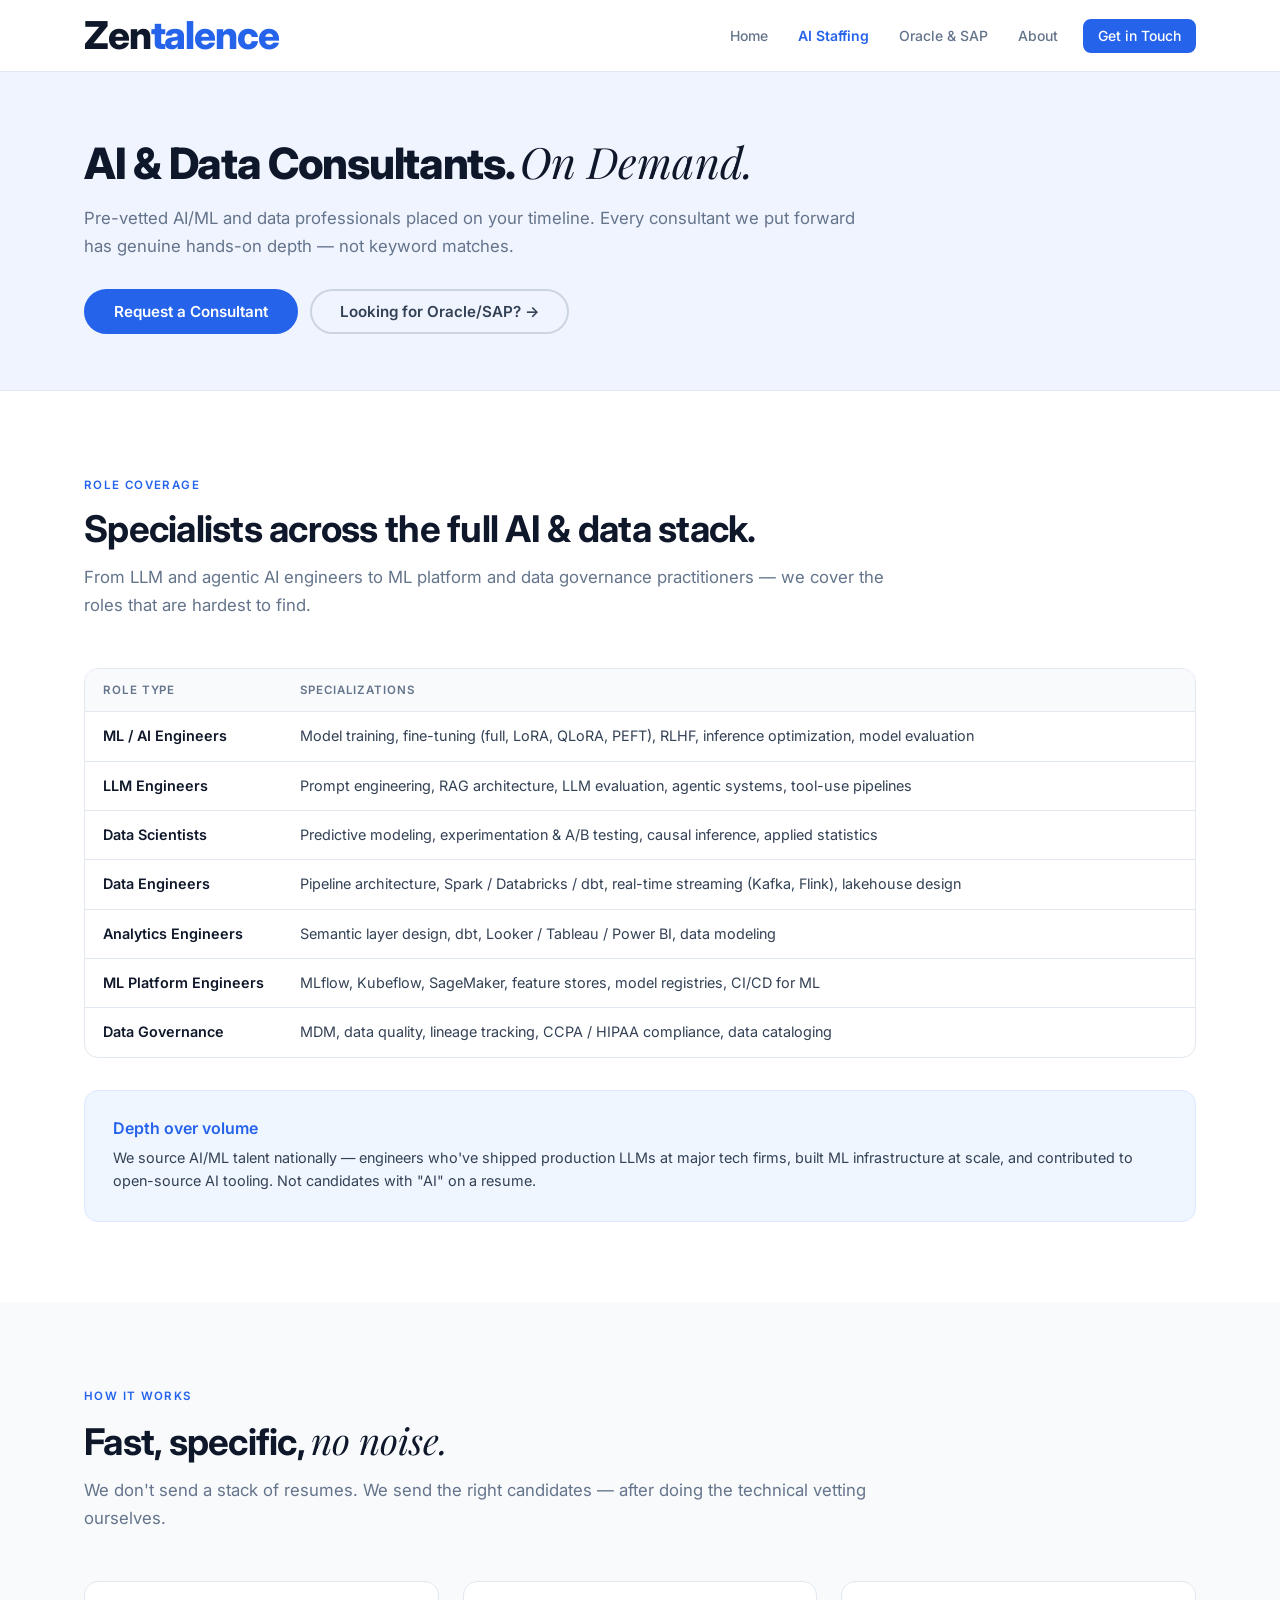
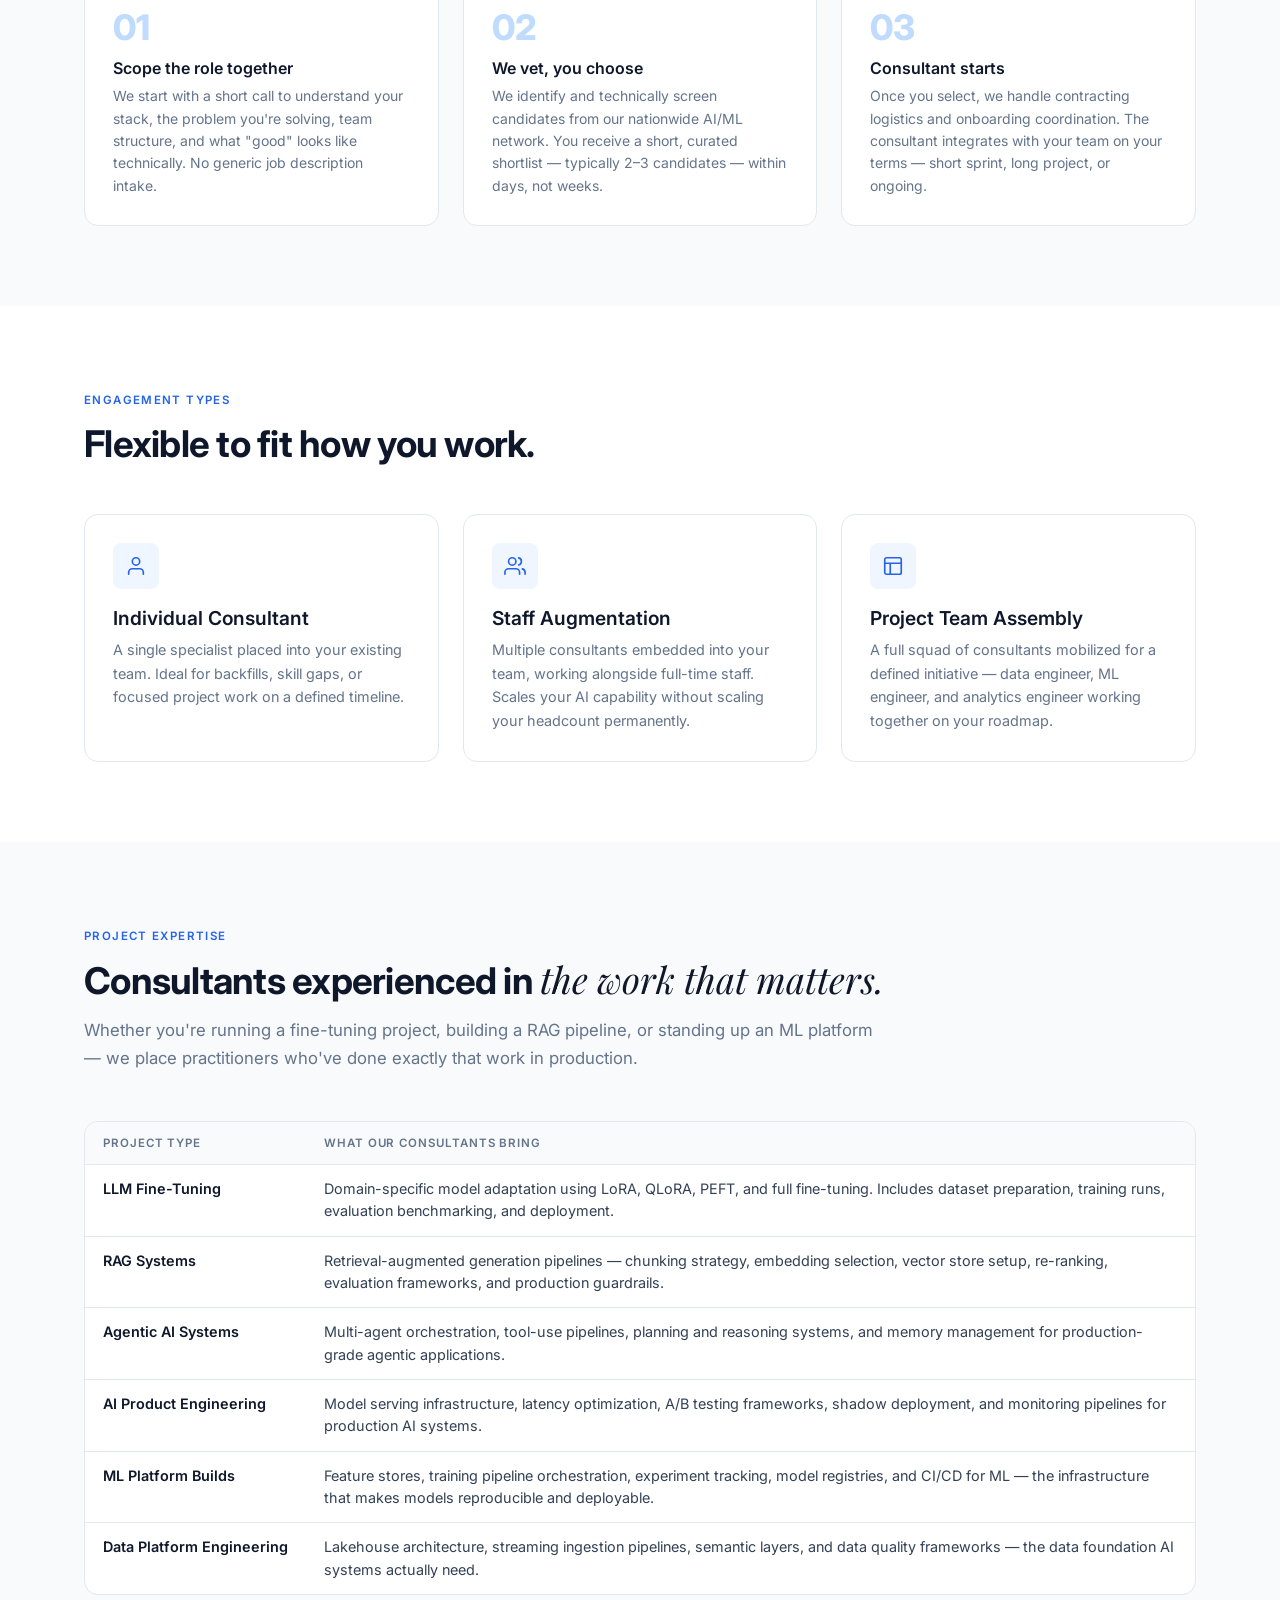
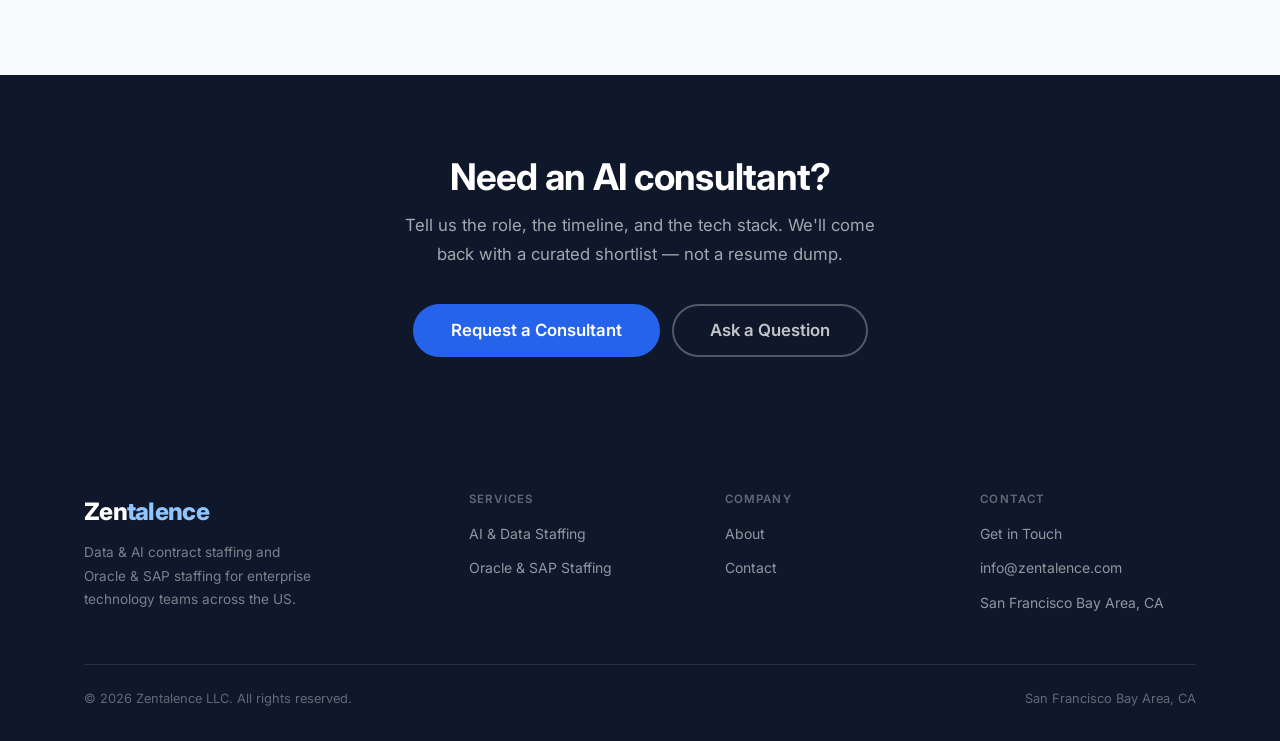
<file: ai-staffing.html>
<!DOCTYPE html>
<html lang="en">
<head>
  <meta charset="UTF-8" />
  <meta name="viewport" content="width=device-width, initial-scale=1.0" />
  <title>Data &amp; AI Contract Staffing — Zentalence</title>
  <meta name="description" content="Pre-vetted AI/ML consultants placed fast. LLM engineers, data scientists, MLOps, and data engineers with genuine model-depth expertise. Sourced nationally." />
  <link rel="preconnect" href="https://fonts.googleapis.com" />
  <link rel="preconnect" href="https://fonts.gstatic.com" crossorigin />
  <link href="https://fonts.googleapis.com/css2?family=Inter:wght@400;500;600;700;800&family=Playfair+Display:ital@1&display=swap" rel="stylesheet" />
  <link rel="stylesheet" href="css/styles.css" />
</head>
<body>

<!-- NAV -->
<header class="nav-header">
  <nav class="nav container">
    <a href="index.html" class="nav-logo">Zen<span>talence</span></a>
    <ul class="nav-links">
      <li><a href="index.html">Home</a></li>
      <li><a href="ai-staffing.html" class="active">AI Staffing</a></li>
      <li><a href="erp-staffing.html">Oracle &amp; SAP</a></li>
      <li><a href="about.html">About</a></li>
      <li><a href="contact.html" class="btn btn-primary btn-sm">Get in Touch</a></li>
    </ul>
    <button class="nav-toggle" aria-label="Toggle menu"><span></span><span></span><span></span></button>
  </nav>
</header>
<nav class="mobile-nav">
  <a href="index.html">Home</a>
  <a href="ai-staffing.html">AI Staffing</a>
  <a href="erp-staffing.html">Oracle &amp; SAP</a>
  <a href="about.html">About</a>
  <a href="contact.html" class="btn btn-primary">Get in Touch</a>
</nav>

<!-- PAGE HERO -->
<section class="page-hero">
  <div class="container">
    <h1>AI &amp; Data Consultants. <span class="serif">On Demand.</span></h1>
    <p>Pre-vetted AI/ML and data professionals placed on your timeline. Every consultant we put forward has genuine hands-on depth — not keyword matches.</p>
    <div style="display:flex;gap:12px;flex-wrap:wrap;margin-top:28px;">
      <a href="contact.html" class="btn btn-primary">Request a Consultant</a>
      <a href="erp-staffing.html" class="btn btn-ghost">Looking for Oracle/SAP? →</a>
    </div>
  </div>
</section>


<!-- ROLES -->
<section class="section">
  <div class="container">
    <div class="section-header">
      <span class="section-label">Role Coverage</span>
      <h2>Specialists across the full AI &amp; data stack.</h2>
      <p>From LLM and agentic AI engineers to ML platform and data governance practitioners — we cover the roles that are hardest to find.</p>
    </div>

    <div class="table-wrap">
      <table class="coverage-table">
        <thead>
          <tr>
            <th>Role Type</th>
            <th>Specializations</th>
          </tr>
        </thead>
        <tbody>
          <tr>
            <td>ML / AI Engineers</td>
            <td>Model training, fine-tuning (full, LoRA, QLoRA, PEFT), RLHF, inference optimization, model evaluation</td>
          </tr>
          <tr>
            <td>LLM Engineers</td>
            <td>Prompt engineering, RAG architecture, LLM evaluation, agentic systems, tool-use pipelines</td>
          </tr>
          <tr>
            <td>Data Scientists</td>
            <td>Predictive modeling, experimentation &amp; A/B testing, causal inference, applied statistics</td>
          </tr>
          <tr>
            <td>Data Engineers</td>
            <td>Pipeline architecture, Spark / Databricks / dbt, real-time streaming (Kafka, Flink), lakehouse design</td>
          </tr>
          <tr>
            <td>Analytics Engineers</td>
            <td>Semantic layer design, dbt, Looker / Tableau / Power BI, data modeling</td>
          </tr>
          <tr>
            <td>ML Platform Engineers</td>
            <td>MLflow, Kubeflow, SageMaker, feature stores, model registries, CI/CD for ML</td>
          </tr>
          <tr>
            <td>Data Governance</td>
            <td>MDM, data quality, lineage tracking, CCPA / HIPAA compliance, data cataloging</td>
          </tr>
        </tbody>
      </table>
    </div>

    <div class="highlight-box mt-32">
      <h4>Depth over volume</h4>
      <p>We source AI/ML talent nationally — engineers who've shipped production LLMs at major tech firms, built ML infrastructure at scale, and contributed to open-source AI tooling. Not candidates with "AI" on a resume.</p>
    </div>
  </div>
</section>

<!-- HOW IT WORKS -->
<section class="section section-alt">
  <div class="container">
    <div class="section-header">
      <span class="section-label section-label-amber">How It Works</span>
      <h2>Fast, specific, <span class="serif">no noise.</span></h2>
      <p>We don't send a stack of resumes. We send the right candidates — after doing the technical vetting ourselves.</p>
    </div>
    <div class="steps">
      <div class="step">
        <div class="step-num">01</div>
        <h4>Scope the role together</h4>
        <p>We start with a short call to understand your stack, the problem you're solving, team structure, and what "good" looks like technically. No generic job description intake.</p>
      </div>
      <div class="step">
        <div class="step-num">02</div>
        <h4>We vet, you choose</h4>
        <p>We identify and technically screen candidates from our nationwide AI/ML network. You receive a short, curated shortlist — typically 2–3 candidates — within days, not weeks.</p>
      </div>
      <div class="step">
        <div class="step-num">03</div>
        <h4>Consultant starts</h4>
        <p>Once you select, we handle contracting logistics and onboarding coordination. The consultant integrates with your team on your terms — short sprint, long project, or ongoing.</p>
      </div>
    </div>
  </div>
</section>

<!-- ENGAGEMENT TYPES -->
<section class="section">
  <div class="container">
    <div class="section-header">
      <span class="section-label">Engagement Types</span>
      <h2>Flexible to fit how you work.</h2>
    </div>
    <div class="cards-3">
      <div class="card">
        <div class="card-icon">
          <svg width="22" height="22" viewBox="0 0 24 24" fill="none" stroke="currentColor" stroke-width="1.8" stroke-linecap="round" stroke-linejoin="round"><path d="M20 21v-2a4 4 0 0 0-4-4H8a4 4 0 0 0-4 4v2"/><circle cx="12" cy="7" r="4"/></svg>
        </div>
        <h3>Individual Consultant</h3>
        <p>A single specialist placed into your existing team. Ideal for backfills, skill gaps, or focused project work on a defined timeline.</p>
      </div>
      <div class="card">
        <div class="card-icon">
          <svg width="22" height="22" viewBox="0 0 24 24" fill="none" stroke="currentColor" stroke-width="1.8" stroke-linecap="round" stroke-linejoin="round"><path d="M17 21v-2a4 4 0 0 0-4-4H5a4 4 0 0 0-4 4v2"/><circle cx="9" cy="7" r="4"/><path d="M23 21v-2a4 4 0 0 0-3-3.87"/><path d="M16 3.13a4 4 0 0 1 0 7.75"/></svg>
        </div>
        <h3>Staff Augmentation</h3>
        <p>Multiple consultants embedded into your team, working alongside full-time staff. Scales your AI capability without scaling your headcount permanently.</p>
      </div>
      <div class="card">
        <div class="card-icon">
          <svg width="22" height="22" viewBox="0 0 24 24" fill="none" stroke="currentColor" stroke-width="1.8" stroke-linecap="round" stroke-linejoin="round"><rect x="3" y="3" width="18" height="18" rx="2"/><path d="M3 9h18M9 21V9"/></svg>
        </div>
        <h3>Project Team Assembly</h3>
        <p>A full squad of consultants mobilized for a defined initiative — data engineer, ML engineer, and analytics engineer working together on your roadmap.</p>
      </div>
    </div>
  </div>
</section>

<!-- ALSO NEED PROJECT DELIVERY? -->
<!-- PROJECT-TYPE EXPERTISE -->
<section class="section section-alt">
  <div class="container">
    <div class="section-header">
      <span class="section-label section-label-amber">Project Expertise</span>
      <h2>Consultants experienced in <span class="serif">the work that matters.</span></h2>
      <p>Whether you're running a fine-tuning project, building a RAG pipeline, or standing up an ML platform — we place practitioners who've done exactly that work in production.</p>
    </div>
    <div class="table-wrap">
      <table class="coverage-table">
        <thead>
          <tr>
            <th>Project Type</th>
            <th>What our consultants bring</th>
          </tr>
        </thead>
        <tbody>
          <tr>
            <td>LLM Fine-Tuning</td>
            <td>Domain-specific model adaptation using LoRA, QLoRA, PEFT, and full fine-tuning. Includes dataset preparation, training runs, evaluation benchmarking, and deployment.</td>
          </tr>
          <tr>
            <td>RAG Systems</td>
            <td>Retrieval-augmented generation pipelines — chunking strategy, embedding selection, vector store setup, re-ranking, evaluation frameworks, and production guardrails.</td>
          </tr>
          <tr>
            <td>Agentic AI Systems</td>
            <td>Multi-agent orchestration, tool-use pipelines, planning and reasoning systems, and memory management for production-grade agentic applications.</td>
          </tr>
          <tr>
            <td>AI Product Engineering</td>
            <td>Model serving infrastructure, latency optimization, A/B testing frameworks, shadow deployment, and monitoring pipelines for production AI systems.</td>
          </tr>
          <tr>
            <td>ML Platform Builds</td>
            <td>Feature stores, training pipeline orchestration, experiment tracking, model registries, and CI/CD for ML — the infrastructure that makes models reproducible and deployable.</td>
          </tr>
          <tr>
            <td>Data Platform Engineering</td>
            <td>Lakehouse architecture, streaming ingestion pipelines, semantic layers, and data quality frameworks — the data foundation AI systems actually need.</td>
          </tr>
        </tbody>
      </table>
    </div>
  </div>
</section>

<!-- CTA -->
<section class="cta-band">
  <div class="container">
    <h2>Need an AI consultant?</h2>
    <p>Tell us the role, the timeline, and the tech stack. We'll come back with a curated shortlist — not a resume dump.</p>
    <div class="cta-btns">
      <a href="contact.html" class="btn btn-primary btn-lg">Request a Consultant</a>
      <a href="contact.html" class="btn btn-white-outline btn-lg">Ask a Question</a>
    </div>
  </div>
</section>

<!-- FOOTER -->
<footer class="footer">
  <div class="container">
    <div class="footer-grid">
      <div class="footer-brand">
        <span class="logo">Zen<span>talence</span></span>
        <p>Data &amp; AI contract staffing and Oracle &amp; SAP staffing for enterprise technology teams across the US.</p>
      </div>
      <div class="footer-col">
        <h5>Services</h5>
        <ul>
          <li><a href="ai-staffing.html">AI &amp; Data Staffing</a></li>
          <li><a href="erp-staffing.html">Oracle &amp; SAP Staffing</a></li>
        </ul>
      </div>
      <div class="footer-col">
        <h5>Company</h5>
        <ul>
          <li><a href="about.html">About</a></li>
          <li><a href="contact.html">Contact</a></li>
        </ul>
      </div>
      <div class="footer-col">
        <h5>Contact</h5>
        <ul>
          <li><a href="contact.html">Get in Touch</a></li>
          <li><a href="mailto:info@zentalence.com">info@zentalence.com</a></li>
          <li><a href="#">San Francisco Bay Area, CA</a></li>
        </ul>
      </div>
    </div>
    <div class="footer-bottom">
      <span>© 2026 Zentalence LLC. All rights reserved.</span>
      <span>San Francisco Bay Area, CA</span>
    </div>
  </div>
</footer>

<script src="js/main.js"></script>
</body>
</html>
</file>
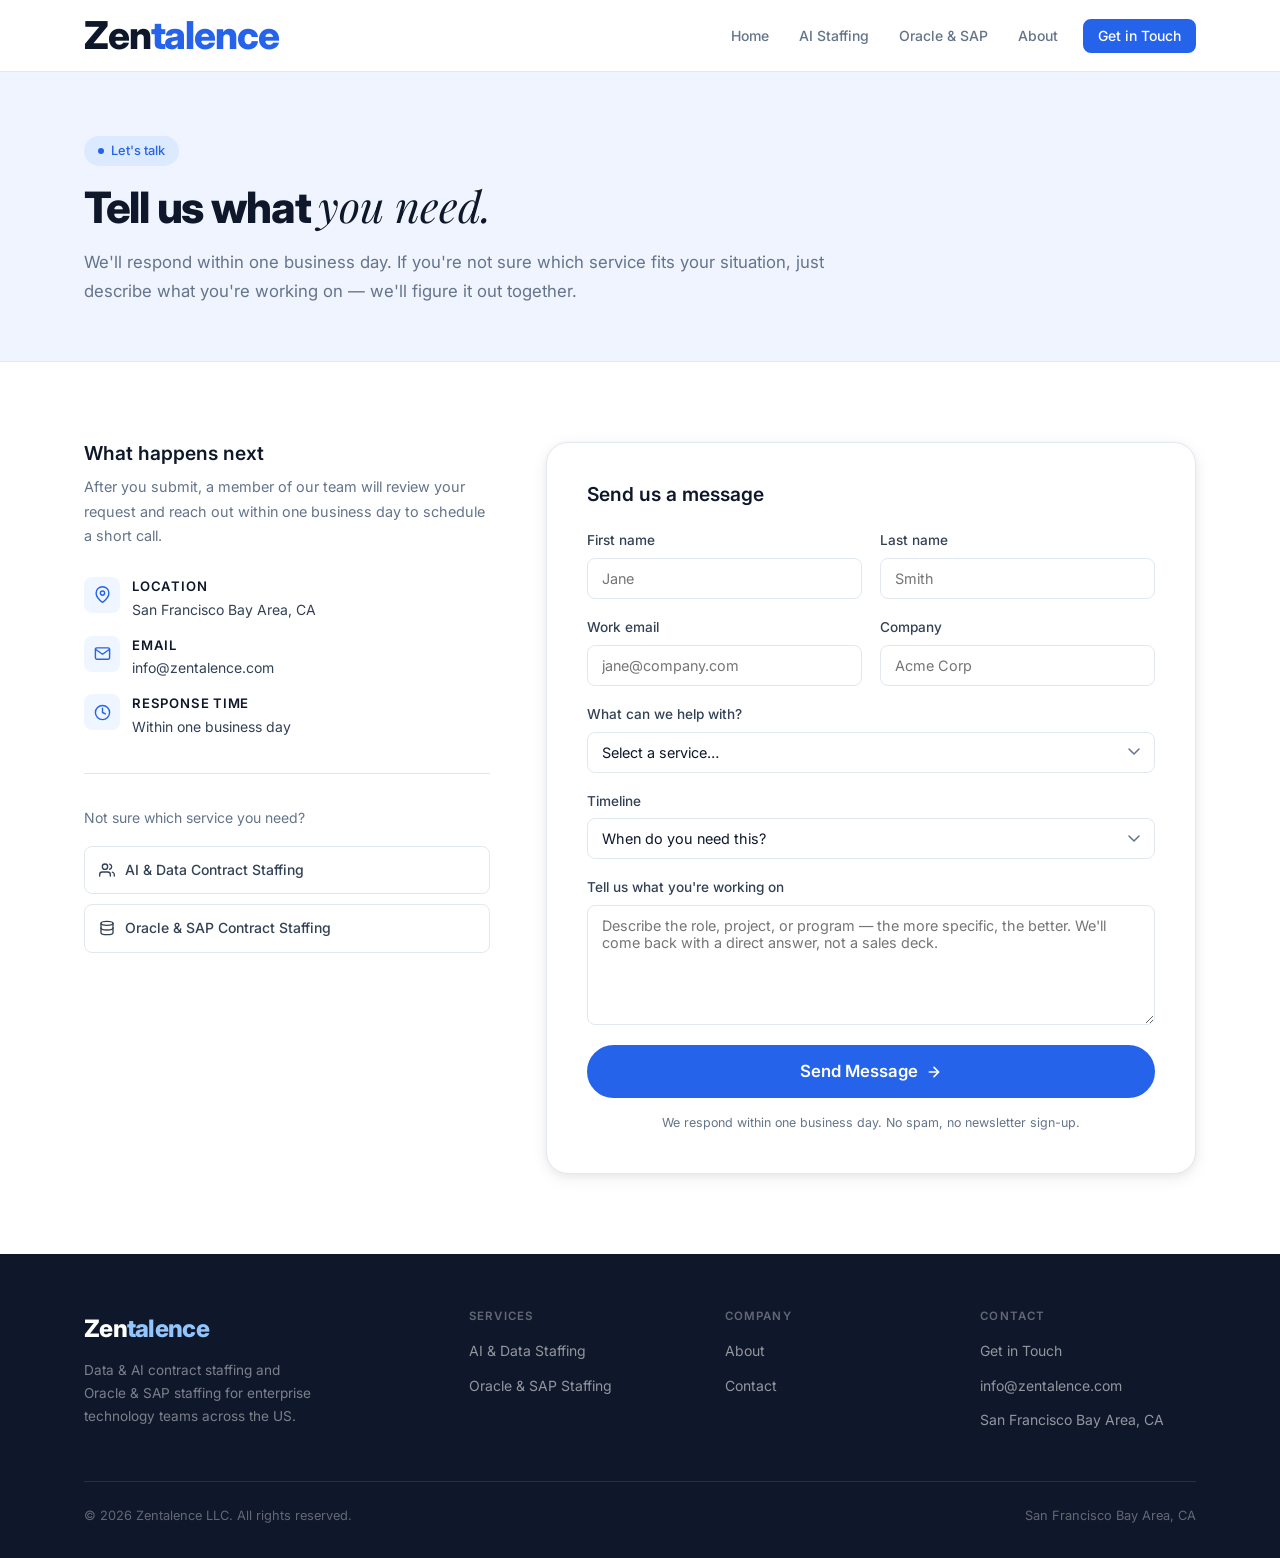
<file: contact.html>
<!DOCTYPE html>
<html lang="en">
<head>
  <meta charset="UTF-8" />
  <meta name="viewport" content="width=device-width, initial-scale=1.0" />
  <title>Contact — Zentalence</title>
  <meta name="description" content="Get in touch with Zentalence. Tell us what you need — a staffing request or a conversation about your AI and data programs." />
  <link rel="preconnect" href="https://fonts.googleapis.com" />
  <link rel="preconnect" href="https://fonts.gstatic.com" crossorigin />
  <link href="https://fonts.googleapis.com/css2?family=Inter:wght@400;500;600;700;800&family=Playfair+Display:ital@1&display=swap" rel="stylesheet" />
  <link rel="stylesheet" href="css/styles.css" />
</head>
<body>

<!-- NAV -->
<header class="nav-header">
  <nav class="nav container">
    <a href="index.html" class="nav-logo">Zen<span>talence</span></a>
    <ul class="nav-links">
      <li><a href="index.html">Home</a></li>
      <li><a href="ai-staffing.html">AI Staffing</a></li>
      <li><a href="erp-staffing.html">Oracle &amp; SAP</a></li>
      <li><a href="about.html">About</a></li>
      <li><a href="contact.html" class="btn btn-primary btn-sm active">Get in Touch</a></li>
    </ul>
    <button class="nav-toggle" aria-label="Toggle menu"><span></span><span></span><span></span></button>
  </nav>
</header>
<nav class="mobile-nav">
  <a href="index.html">Home</a>
  <a href="ai-staffing.html">AI Staffing</a>
  <a href="erp-staffing.html">Oracle &amp; SAP</a>
  <a href="about.html">About</a>
  <a href="contact.html" class="btn btn-primary">Get in Touch</a>
</nav>

<!-- PAGE HERO -->
<section class="page-hero">
  <div class="container">
    <span class="badge badge-amber"><span class="badge-dot"></span>Let's talk</span>
    <h1>Tell us what <span class="serif">you need.</span></h1>
    <p>We'll respond within one business day. If you're not sure which service fits your situation, just describe what you're working on — we'll figure it out together.</p>
  </div>
</section>

<!-- CONTACT FORM + INFO -->
<section class="section">
  <div class="container">
    <div class="contact-grid">

      <!-- LEFT: Info -->
      <div class="contact-info">
        <h3>What happens next</h3>
        <p>After you submit, a member of our team will review your request and reach out within one business day to schedule a short call.</p>

        <div class="contact-detail">
          <div class="contact-detail-icon">
            <svg width="17" height="17" viewBox="0 0 24 24" fill="none" stroke="currentColor" stroke-width="2" stroke-linecap="round" stroke-linejoin="round"><path d="M21 10c0 7-9 13-9 13s-9-6-9-13a9 9 0 0 1 18 0z"/><circle cx="12" cy="10" r="3"/></svg>
          </div>
          <div class="contact-detail-text">
            <strong>Location</strong>
            San Francisco Bay Area, CA
          </div>
        </div>

        <div class="contact-detail">
          <div class="contact-detail-icon">
            <svg width="17" height="17" viewBox="0 0 24 24" fill="none" stroke="currentColor" stroke-width="2" stroke-linecap="round" stroke-linejoin="round"><path d="M4 4h16c1.1 0 2 .9 2 2v12c0 1.1-.9 2-2 2H4c-1.1 0-2-.9-2-2V6c0-1.1.9-2 2-2z"/><polyline points="22,6 12,13 2,6"/></svg>
          </div>
          <div class="contact-detail-text">
            <strong>Email</strong>
            info@zentalence.com
          </div>
        </div>

        <div class="contact-detail">
          <div class="contact-detail-icon">
            <svg width="17" height="17" viewBox="0 0 24 24" fill="none" stroke="currentColor" stroke-width="2" stroke-linecap="round" stroke-linejoin="round"><circle cx="12" cy="12" r="10"/><polyline points="12 6 12 12 16 14"/></svg>
          </div>
          <div class="contact-detail-text">
            <strong>Response time</strong>
            Within one business day
          </div>
        </div>

        <div style="margin-top:36px;padding-top:32px;border-top:1px solid var(--c-border);">
          <p style="font-size:0.875rem;color:var(--c-ink-3);margin-bottom:16px;">Not sure which service you need?</p>
          <div style="display:flex;flex-direction:column;gap:10px;">
            <a href="ai-staffing.html" style="display:flex;align-items:center;gap:10px;font-size:0.875rem;font-weight:500;color:var(--c-ink-2);padding:12px 14px;border:1px solid var(--c-border);border-radius:var(--r-sm);transition:all 0.15s;" onmouseover="this.style.borderColor='var(--c-accent)';this.style.color='var(--c-accent)'" onmouseout="this.style.borderColor='var(--c-border)';this.style.color='var(--c-ink-2)'">
              <svg width="16" height="16" viewBox="0 0 24 24" fill="none" stroke="currentColor" stroke-width="2" stroke-linecap="round" stroke-linejoin="round"><path d="M17 21v-2a4 4 0 0 0-4-4H5a4 4 0 0 0-4 4v2"/><circle cx="9" cy="7" r="4"/><path d="M23 21v-2a4 4 0 0 0-3-3.87"/><path d="M16 3.13a4 4 0 0 1 0 7.75"/></svg>
              AI &amp; Data Contract Staffing
            </a>
            <a href="erp-staffing.html" style="display:flex;align-items:center;gap:10px;font-size:0.875rem;font-weight:500;color:var(--c-ink-2);padding:12px 14px;border:1px solid var(--c-border);border-radius:var(--r-sm);transition:all 0.15s;" onmouseover="this.style.borderColor='var(--c-accent)';this.style.color='var(--c-accent)'" onmouseout="this.style.borderColor='var(--c-border)';this.style.color='var(--c-ink-2)'">
              <svg width="16" height="16" viewBox="0 0 24 24" fill="none" stroke="currentColor" stroke-width="2" stroke-linecap="round" stroke-linejoin="round"><ellipse cx="12" cy="5" rx="9" ry="3"/><path d="M21 12c0 1.66-4 3-9 3s-9-1.34-9-3"/><path d="M3 5v14c0 1.66 4 3 9 3s9-1.34 9-3V5"/></svg>
              Oracle &amp; SAP Contract Staffing
            </a>
          </div>
        </div>
      </div>

      <!-- RIGHT: Form -->
      <div class="form-wrap">
        <h3 style="margin-bottom:24px;">Send us a message</h3>
        <form class="contact-form" novalidate>
          <div class="form-grid">
            <div class="form-group">
              <label for="fname">First name</label>
              <input type="text" id="fname" name="fname" placeholder="Jane" required />
            </div>
            <div class="form-group">
              <label for="lname">Last name</label>
              <input type="text" id="lname" name="lname" placeholder="Smith" required />
            </div>
            <div class="form-group">
              <label for="email">Work email</label>
              <input type="email" id="email" name="email" placeholder="jane@company.com" required />
            </div>
            <div class="form-group">
              <label for="company">Company</label>
              <input type="text" id="company" name="company" placeholder="Acme Corp" />
            </div>
            <div class="form-group full">
              <label for="service">What can we help with?</label>
              <select id="service" name="service" required>
                <option value="" disabled selected>Select a service…</option>
                <option value="ai-staffing">AI &amp; Data Contract Staffing</option>
                <option value="erp-staffing">Oracle or SAP Contract Staffing</option>
                <option value="multiple">Multiple services / not sure yet</option>
              </select>
            </div>
            <div class="form-group full">
              <label for="timeline">Timeline</label>
              <select id="timeline" name="timeline">
                <option value="" disabled selected>When do you need this?</option>
                <option value="asap">As soon as possible</option>
                <option value="2weeks">Within 2 weeks</option>
                <option value="month">Within a month</option>
                <option value="quarter">Within the quarter</option>
                <option value="exploring">Just exploring for now</option>
              </select>
            </div>
            <div class="form-group full">
              <label for="message">Tell us what you're working on</label>
              <textarea id="message" name="message" placeholder="Describe the role, project, or program — the more specific, the better. We'll come back with a direct answer, not a sales deck." required></textarea>
            </div>
          </div>
          <button type="submit" class="btn btn-primary btn-lg form-submit" style="margin-top:20px;">
            Send Message
            <svg width="16" height="16" viewBox="0 0 24 24" fill="none" stroke="currentColor" stroke-width="2.5" stroke-linecap="round" stroke-linejoin="round"><path d="M5 12h14M12 5l7 7-7 7"/></svg>
          </button>
          <p style="font-size:0.78rem;color:var(--c-ink-3);margin-top:14px;text-align:center;">We respond within one business day. No spam, no newsletter sign-up.</p>
        </form>
      </div>

    </div>
  </div>
</section>

<!-- FOOTER -->
<footer class="footer">
  <div class="container">
    <div class="footer-grid">
      <div class="footer-brand">
        <span class="logo">Zen<span>talence</span></span>
        <p>Data &amp; AI contract staffing and Oracle &amp; SAP staffing for enterprise technology teams across the US.</p>
      </div>
      <div class="footer-col">
        <h5>Services</h5>
        <ul>
          <li><a href="ai-staffing.html">AI &amp; Data Staffing</a></li>
          <li><a href="erp-staffing.html">Oracle &amp; SAP Staffing</a></li>
        </ul>
      </div>
      <div class="footer-col">
        <h5>Company</h5>
        <ul>
          <li><a href="about.html">About</a></li>
          <li><a href="contact.html">Contact</a></li>
        </ul>
      </div>
      <div class="footer-col">
        <h5>Contact</h5>
        <ul>
          <li><a href="contact.html">Get in Touch</a></li>
          <li><a href="mailto:info@zentalence.com">info@zentalence.com</a></li>
          <li><a href="#">San Francisco Bay Area, CA</a></li>
        </ul>
      </div>
    </div>
    <div class="footer-bottom">
      <span>© 2026 Zentalence LLC. All rights reserved.</span>
      <span>San Francisco Bay Area, CA</span>
    </div>
  </div>
</footer>

<script src="js/main.js"></script>
</body>
</html>
</file>
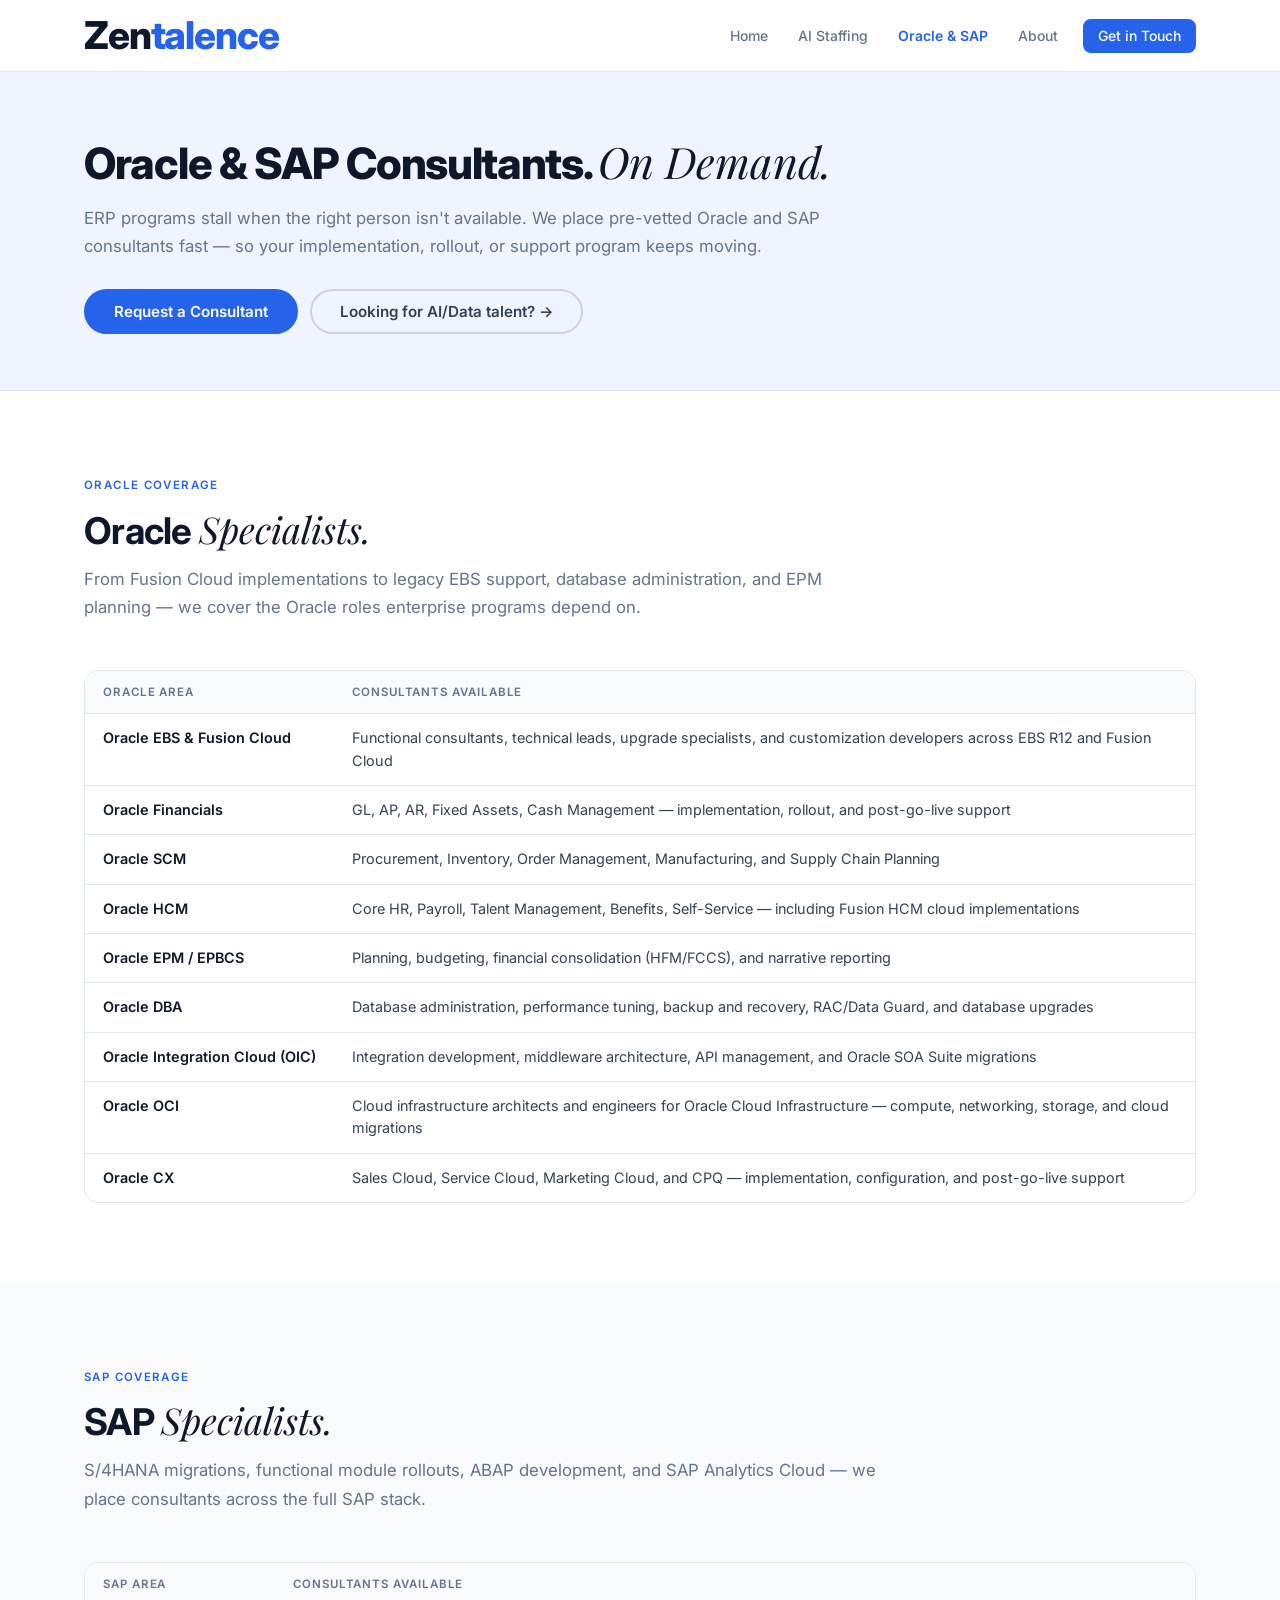
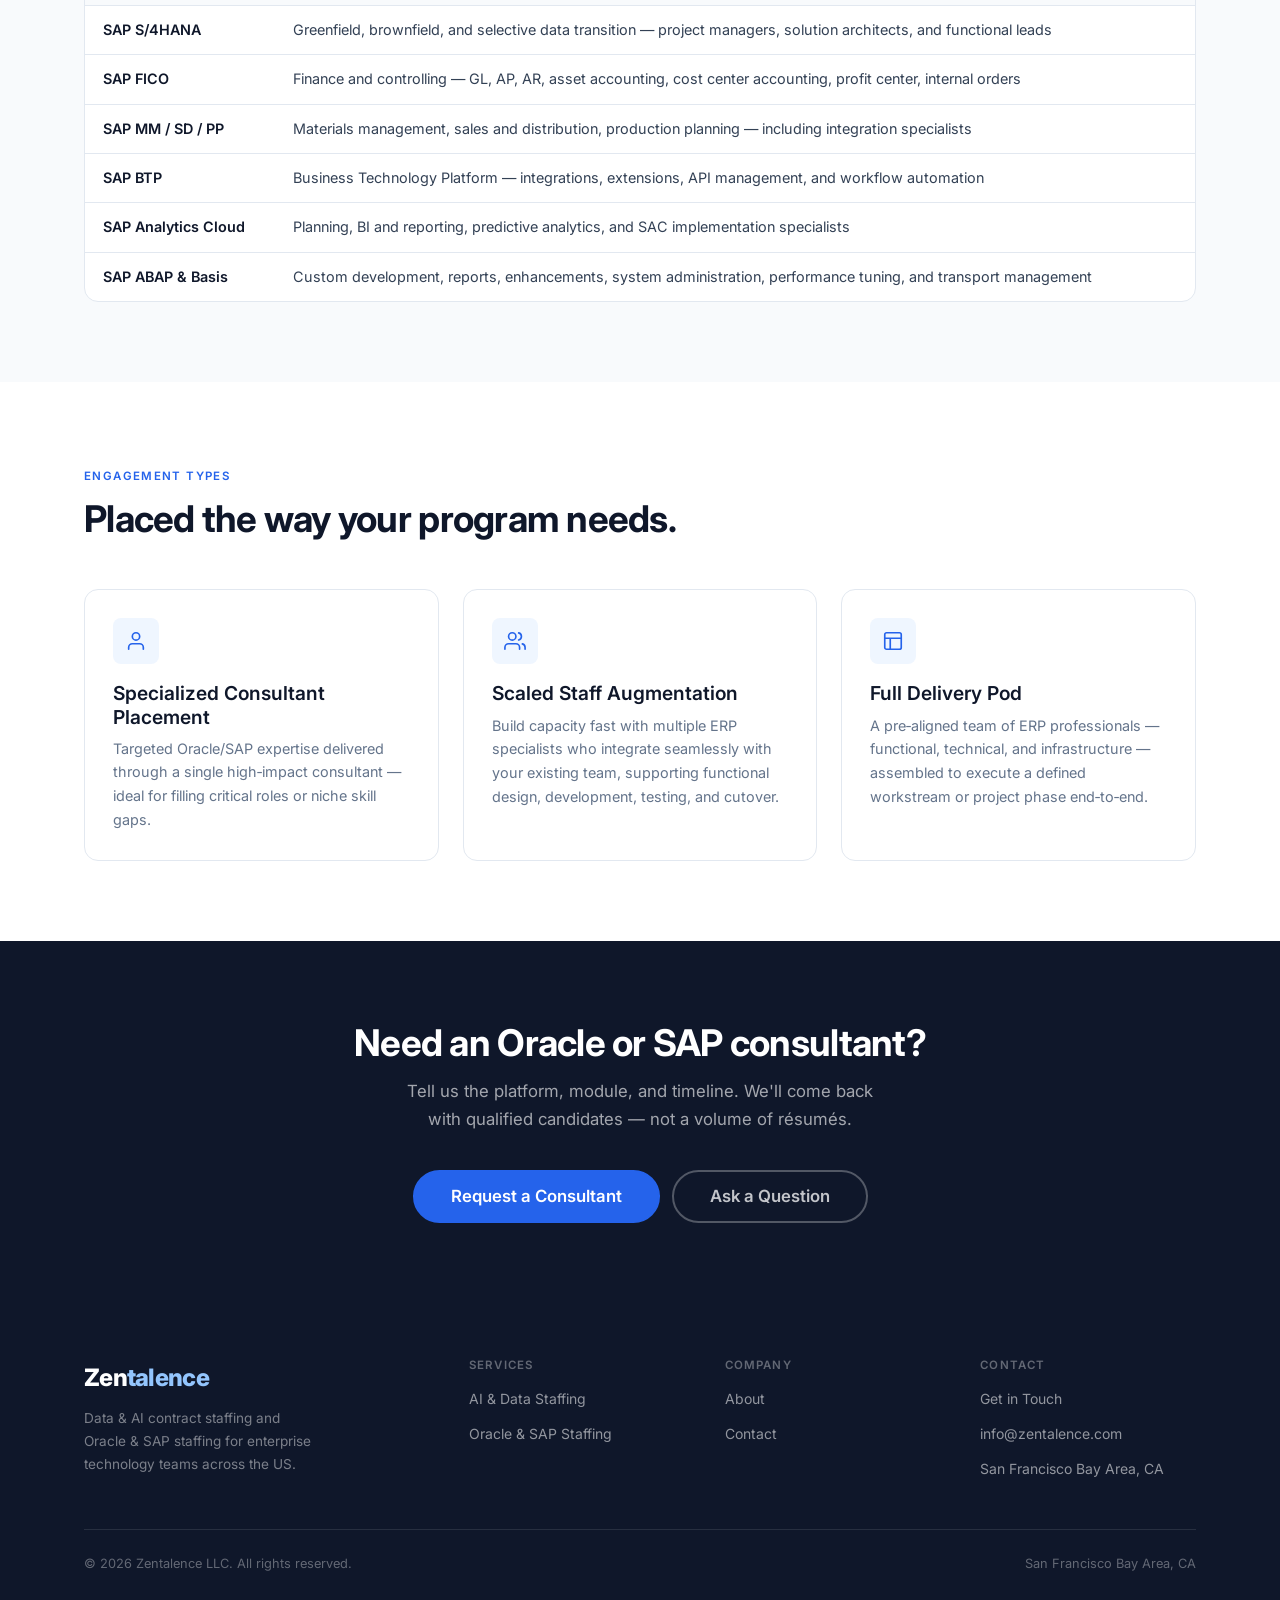
<file: erp-staffing.html>
<!DOCTYPE html>
<html lang="en">
<head>
  <meta charset="UTF-8" />
  <meta name="viewport" content="width=device-width, initial-scale=1.0" />
  <title>Oracle &amp; SAP Contract Staffing — Zentalence</title>
  <meta name="description" content="Oracle and SAP contract specialists to keep enterprise ERP programs moving. Fusion Cloud, S/4HANA, FICO, HCM, ABAP and more. Contract placement only." />
  <link rel="preconnect" href="https://fonts.googleapis.com" />
  <link rel="preconnect" href="https://fonts.gstatic.com" crossorigin />
  <link href="https://fonts.googleapis.com/css2?family=Inter:wght@400;500;600;700;800&family=Playfair+Display:ital@1&display=swap" rel="stylesheet" />
  <link rel="stylesheet" href="css/styles.css" />
</head>
<body>

<!-- NAV -->
<header class="nav-header">
  <nav class="nav container">
    <a href="index.html" class="nav-logo">Zen<span>talence</span></a>
    <ul class="nav-links">
      <li><a href="index.html">Home</a></li>
      <li><a href="ai-staffing.html">AI Staffing</a></li>
      <li><a href="erp-staffing.html" class="active">Oracle &amp; SAP</a></li>
      <li><a href="about.html">About</a></li>
      <li><a href="contact.html" class="btn btn-primary btn-sm">Get in Touch</a></li>
    </ul>
    <button class="nav-toggle" aria-label="Toggle menu"><span></span><span></span><span></span></button>
  </nav>
</header>
<nav class="mobile-nav">
  <a href="index.html">Home</a>
  <a href="ai-staffing.html">AI Staffing</a>
  <a href="erp-staffing.html">Oracle &amp; SAP</a>
  <a href="about.html">About</a>
  <a href="contact.html" class="btn btn-primary">Get in Touch</a>
</nav>

<!-- PAGE HERO -->
<section class="page-hero">
  <div class="container">
    <h1>Oracle &amp; SAP Consultants. <span class="serif">On Demand.</span></h1>
    <p>ERP programs stall when the right person isn't available. We place pre-vetted Oracle and SAP consultants fast — so your implementation, rollout, or support program keeps moving.</p>
    <div style="display:flex;gap:12px;flex-wrap:wrap;margin-top:28px;">
      <a href="contact.html" class="btn btn-primary">Request a Consultant</a>
      <a href="ai-staffing.html" class="btn btn-ghost">Looking for AI/Data talent? →</a>
    </div>
  </div>
</section>


<!-- ORACLE COVERAGE -->
<section class="section">
  <div class="container">
    <div class="section-header">
      <span class="section-label">Oracle Coverage</span>
      <h2>Oracle <span class="serif">Specialists.</span></h2>
      <p>From Fusion Cloud implementations to legacy EBS support, database administration, and EPM planning — we cover the Oracle roles enterprise programs depend on.</p>
    </div>

    <div class="table-wrap">
      <table class="coverage-table">
        <thead>
          <tr>
            <th>Oracle Area</th>
            <th>Consultants Available</th>
          </tr>
        </thead>
        <tbody>
          <tr>
            <td>Oracle EBS &amp; Fusion Cloud</td>
            <td>Functional consultants, technical leads, upgrade specialists, and customization developers across EBS R12 and Fusion Cloud</td>
          </tr>
          <tr>
            <td>Oracle Financials</td>
            <td>GL, AP, AR, Fixed Assets, Cash Management — implementation, rollout, and post-go-live support</td>
          </tr>
          <tr>
            <td>Oracle SCM</td>
            <td>Procurement, Inventory, Order Management, Manufacturing, and Supply Chain Planning</td>
          </tr>
          <tr>
            <td>Oracle HCM</td>
            <td>Core HR, Payroll, Talent Management, Benefits, Self-Service — including Fusion HCM cloud implementations</td>
          </tr>
          <tr>
            <td>Oracle EPM / EPBCS</td>
            <td>Planning, budgeting, financial consolidation (HFM/FCCS), and narrative reporting</td>
          </tr>
          <tr>
            <td>Oracle DBA</td>
            <td>Database administration, performance tuning, backup and recovery, RAC/Data Guard, and database upgrades</td>
          </tr>
          <tr>
            <td>Oracle Integration Cloud (OIC)</td>
            <td>Integration development, middleware architecture, API management, and Oracle SOA Suite migrations</td>
          </tr>
          <tr>
            <td>Oracle OCI</td>
            <td>Cloud infrastructure architects and engineers for Oracle Cloud Infrastructure — compute, networking, storage, and cloud migrations</td>
          </tr>
          <tr>
            <td>Oracle CX</td>
            <td>Sales Cloud, Service Cloud, Marketing Cloud, and CPQ — implementation, configuration, and post-go-live support</td>
          </tr>
        </tbody>
      </table>
    </div>
  </div>
</section>

<!-- SAP COVERAGE -->
<section class="section section-alt">
  <div class="container">
    <div class="section-header">
      <span class="section-label section-label-amber">SAP Coverage</span>
      <h2>SAP <span class="serif">Specialists.</span></h2>
      <p>S/4HANA migrations, functional module rollouts, ABAP development, and SAP Analytics Cloud — we place consultants across the full SAP stack.</p>
    </div>

    <div class="table-wrap">
      <table class="coverage-table">
        <thead>
          <tr>
            <th>SAP Area</th>
            <th>Consultants Available</th>
          </tr>
        </thead>
        <tbody>
          <tr>
            <td>SAP S/4HANA</td>
            <td>Greenfield, brownfield, and selective data transition — project managers, solution architects, and functional leads</td>
          </tr>
          <tr>
            <td>SAP FICO</td>
            <td>Finance and controlling — GL, AP, AR, asset accounting, cost center accounting, profit center, internal orders</td>
          </tr>
          <tr>
            <td>SAP MM / SD / PP</td>
            <td>Materials management, sales and distribution, production planning — including integration specialists</td>
          </tr>
          <tr>
            <td>SAP BTP</td>
            <td>Business Technology Platform — integrations, extensions, API management, and workflow automation</td>
          </tr>
          <tr>
            <td>SAP Analytics Cloud</td>
            <td>Planning, BI and reporting, predictive analytics, and SAC implementation specialists</td>
          </tr>
          <tr>
            <td>SAP ABAP &amp; Basis</td>
            <td>Custom development, reports, enhancements, system administration, performance tuning, and transport management</td>
          </tr>
        </tbody>
      </table>
    </div>
  </div>
</section>

<!-- ENGAGEMENT TYPES -->
<section class="section">
  <div class="container">
    <div class="section-header">
      <span class="section-label">Engagement Types</span>
      <h2>Placed the way your program needs.</h2>
    </div>
    <div class="cards-3">
      <div class="card">
        <div class="card-icon">
          <svg width="22" height="22" viewBox="0 0 24 24" fill="none" stroke="currentColor" stroke-width="1.8" stroke-linecap="round" stroke-linejoin="round"><path d="M20 21v-2a4 4 0 0 0-4-4H8a4 4 0 0 0-4 4v2"/><circle cx="12" cy="7" r="4"/></svg>
        </div>
        <h3>Specialized Consultant Placement</h3>
        <p>Targeted Oracle/SAP expertise delivered through a single high‑impact consultant — ideal for filling critical roles or niche skill gaps.</p>
      </div>
      <div class="card">
        <div class="card-icon">
          <svg width="22" height="22" viewBox="0 0 24 24" fill="none" stroke="currentColor" stroke-width="1.8" stroke-linecap="round" stroke-linejoin="round"><path d="M17 21v-2a4 4 0 0 0-4-4H5a4 4 0 0 0-4 4v2"/><circle cx="9" cy="7" r="4"/><path d="M23 21v-2a4 4 0 0 0-3-3.87"/><path d="M16 3.13a4 4 0 0 1 0 7.75"/></svg>
        </div>
        <h3>Scaled Staff Augmentation</h3>
        <p>Build capacity fast with multiple ERP specialists who integrate seamlessly with your existing team, supporting functional design, development, testing, and cutover.</p>
      </div>
      <div class="card">
        <div class="card-icon">
          <svg width="22" height="22" viewBox="0 0 24 24" fill="none" stroke="currentColor" stroke-width="1.8" stroke-linecap="round" stroke-linejoin="round"><rect x="3" y="3" width="18" height="18" rx="2"/><path d="M3 9h18M9 21V9"/></svg>
        </div>
        <h3>Full Delivery Pod</h3>
        <p>A pre‑aligned team of ERP professionals — functional, technical, and infrastructure — assembled to execute a defined workstream or project phase end‑to‑end.</p>
      </div>
    </div>
  </div>
</section>


<!-- CTA -->
<section class="cta-band">
  <div class="container">
    <h2>Need an Oracle or SAP consultant?</h2>
    <p>Tell us the platform, module, and timeline. We'll come back with qualified candidates — not a volume of résumés.</p>
    <div class="cta-btns">
      <a href="contact.html" class="btn btn-primary btn-lg">Request a Consultant</a>
      <a href="contact.html" class="btn btn-white-outline btn-lg">Ask a Question</a>
    </div>
  </div>
</section>

<!-- FOOTER -->
<footer class="footer">
  <div class="container">
    <div class="footer-grid">
      <div class="footer-brand">
        <span class="logo">Zen<span>talence</span></span>
        <p>Data &amp; AI contract staffing and Oracle &amp; SAP staffing for enterprise technology teams across the US.</p>
      </div>
      <div class="footer-col">
        <h5>Services</h5>
        <ul>
          <li><a href="ai-staffing.html">AI &amp; Data Staffing</a></li>
          <li><a href="erp-staffing.html">Oracle &amp; SAP Staffing</a></li>
        </ul>
      </div>
      <div class="footer-col">
        <h5>Company</h5>
        <ul>
          <li><a href="about.html">About</a></li>
          <li><a href="contact.html">Contact</a></li>
        </ul>
      </div>
      <div class="footer-col">
        <h5>Contact</h5>
        <ul>
          <li><a href="contact.html">Get in Touch</a></li>
          <li><a href="mailto:info@zentalence.com">info@zentalence.com</a></li>
          <li><a href="#">San Francisco Bay Area, CA</a></li>
        </ul>
      </div>
    </div>
    <div class="footer-bottom">
      <span>© 2026 Zentalence LLC. All rights reserved.</span>
      <span>San Francisco Bay Area, CA</span>
    </div>
  </div>
</footer>

<script src="js/main.js"></script>
</body>
</html>
</file>
<file: css/styles.css>
/* ============================================================
   ZENTECHSERVICES — Global Stylesheet
   ============================================================ */

/* === DESIGN TOKENS === */
:root {
  --c-white:        #ffffff;
  --c-bg:           #ffffff;
  --c-bg-alt:       #f8fafc;
  --c-bg-blue:      #eff6ff;
  --c-ink:          #0f172a;
  --c-ink-2:        #334155;
  --c-ink-3:        #64748b;
  --c-accent:       #2563eb;
  --c-accent-dark:  #1d4ed8;
  --c-accent-light: #dbeafe;
  --c-border:       #e2e8f0;
  --c-border-2:     #cbd5e1;
  --c-green:        #10b981;
  --c-green-bg:     #ecfdf5;
  --c-amber:        #D97706;
  --c-amber-dark:   #B45309;
  --c-amber-light:  #FDE68A;
  --c-amber-bg:     #FFFBEB;
  --c-amber-border: #FCD34D;
  --c-cream:        #FDFAF5;

  --font:       'Inter', system-ui, -apple-system, BlinkMacSystemFont, sans-serif;
  --font-serif: 'Playfair Display', Georgia, 'Times New Roman', serif;

  --nav-h:   72px;
  --max-w:   1160px;
  --px:      24px;

  --r-sm:   8px;
  --r-md:   14px;
  --r-lg:   22px;
  --r-pill: 100px;

  --s-sm: 0 1px 3px rgba(15,23,42,0.06), 0 1px 2px rgba(15,23,42,0.04);
  --s-md: 0 4px 16px rgba(15,23,42,0.08), 0 2px 6px rgba(15,23,42,0.04);
  --s-lg: 0 12px 40px rgba(15,23,42,0.12);
}

/* === RESET === */
*, *::before, *::after { box-sizing: border-box; margin: 0; padding: 0; }
html { scroll-behavior: smooth; font-size: 16px; }
body {
  font-family: var(--font);
  color: var(--c-ink);
  background: var(--c-bg);
  line-height: 1.6;
  -webkit-font-smoothing: antialiased;
}
img { max-width: 100%; height: auto; display: block; }
a { color: inherit; text-decoration: none; }
ul { list-style: none; }
button { font-family: var(--font); }

/* === LAYOUT === */
.container {
  max-width: var(--max-w);
  margin: 0 auto;
  padding: 0 var(--px);
}

/* === TYPOGRAPHY === */
h1, h2, h3, h4, h5 { line-height: 1.2; font-weight: 700; color: var(--c-ink); }
h1 { font-size: clamp(2.1rem, 5vw, 3.4rem); font-weight: 800; letter-spacing: -0.03em; }
h2 { font-size: clamp(1.7rem, 3.2vw, 2.3rem); letter-spacing: -0.02em; }
h3 { font-size: 1.2rem; font-weight: 600; }
h4 { font-size: 1rem; font-weight: 600; }
p  { color: var(--c-ink-2); line-height: 1.7; }
.text-muted  { color: var(--c-ink-3); }
.text-accent { color: var(--c-accent); }
.text-center { text-align: center; }

/* Serif italic accent — used for emotive words inside headings */
.serif {
  font-family: var(--font-serif);
  font-style: italic;
  font-weight: 400;
  letter-spacing: 0;
}

/* === SECTION LABEL === */
.section-label {
  display: inline-block;
  font-size: 0.72rem;
  font-weight: 600;
  letter-spacing: 0.12em;
  text-transform: uppercase;
  color: var(--c-accent);
  margin-bottom: 12px;
}
.section-label-amber { color: var(--c-accent); }

/* === BADGE === */
.badge {
  display: inline-flex;
  align-items: center;
  gap: 7px;
  font-size: 0.8rem;
  font-weight: 500;
  color: var(--c-accent);
  background: var(--c-accent-light);
  border-radius: var(--r-pill);
  padding: 5px 14px;
  margin-bottom: 22px;
}
.badge-dot {
  width: 6px; height: 6px;
  background: var(--c-accent);
  border-radius: 50%;
  flex-shrink: 0;
}
.badge-amber {
  color: var(--c-accent);
  background: var(--c-accent-light);
}
.badge-amber .badge-dot { background: var(--c-accent); }

/* === BUTTONS === */
.btn {
  display: inline-flex;
  align-items: center;
  justify-content: center;
  gap: 8px;
  font-family: var(--font);
  font-size: 0.95rem;
  font-weight: 600;
  border-radius: var(--r-pill);
  padding: 13px 28px;
  border: 2px solid transparent;
  cursor: pointer;
  transition: all 0.18s ease;
  white-space: nowrap;
  text-decoration: none;
  line-height: 1;
}
.btn-primary {
  background: var(--c-accent);
  color: white;
  border-color: var(--c-accent);
}
.btn-primary:hover {
  background: var(--c-accent-dark);
  border-color: var(--c-accent-dark);
  transform: translateY(-1px);
  box-shadow: 0 6px 20px rgba(37,99,235,0.3);
}
.btn-outline {
  background: transparent;
  color: var(--c-accent);
  border-color: var(--c-accent);
}
.btn-outline:hover {
  background: var(--c-accent);
  color: white;
  transform: translateY(-1px);
}
.btn-ghost {
  background: transparent;
  color: var(--c-ink-2);
  border-color: var(--c-border-2);
}
.btn-ghost:hover {
  border-color: var(--c-ink-3);
  color: var(--c-ink);
}
.btn-white {
  background: white;
  color: var(--c-accent);
  border-color: white;
}
.btn-white:hover {
  background: var(--c-accent-light);
  transform: translateY(-1px);
}
.btn-sm  { font-size: 0.875rem; padding: 9px 20px; }
.btn-lg  { font-size: 1.05rem;  padding: 16px 36px; }

/* === NAVIGATION === */
.nav-header {
  position: sticky;
  top: 0; z-index: 100;
  background: rgba(255,255,255,0.96);
  backdrop-filter: blur(12px);
  border-bottom: 1px solid var(--c-border);
  height: var(--nav-h);
  display: flex;
  align-items: center;
  transition: box-shadow 0.2s;
}
.nav-header.scrolled { box-shadow: var(--s-md); }
.nav {
  display: flex;
  align-items: center;
  justify-content: space-between;
  width: 100%;
}
.nav-logo {
  font-size: 2.4rem;
  font-weight: 800;
  color: var(--c-ink);
  letter-spacing: -0.03em;
}
.nav-logo span { color: var(--c-accent); }
.nav-links {
  display: flex;
  align-items: center;
  gap: 4px;
}
.nav-links a {
  font-size: 0.875rem;
  font-weight: 500;
  color: var(--c-ink-3);
  padding: 8px 13px;
  border-radius: var(--r-sm);
  transition: color 0.15s, background 0.15s;
}
.nav-links a:hover:not(.btn) {
  color: var(--c-ink);
  background: var(--c-bg-alt);
}
.nav-links a.active:not(.btn) { color: var(--c-accent); font-weight: 600; }
.nav-links .btn { margin-left: 8px; }
.nav-links a.btn-primary { color: #fff; }
.nav-links a.btn-primary:hover { color: #fff; }

.nav-toggle {
  display: none;
  flex-direction: column;
  gap: 5px;
  background: none;
  border: none;
  cursor: pointer;
  padding: 6px;
  border-radius: var(--r-sm);
}
.nav-toggle span {
  display: block;
  width: 22px; height: 2px;
  background: var(--c-ink);
  border-radius: 2px;
  transition: all 0.2s;
}
.nav-toggle.open span:nth-child(1) { transform: translateY(7px) rotate(45deg); }
.nav-toggle.open span:nth-child(2) { opacity: 0; }
.nav-toggle.open span:nth-child(3) { transform: translateY(-7px) rotate(-45deg); }

/* Mobile nav */
.mobile-nav {
  display: none;
  position: fixed;
  top: var(--nav-h); left: 0; right: 0; bottom: 0;
  background: white;
  z-index: 99;
  padding: 20px var(--px);
  flex-direction: column;
  gap: 2px;
  overflow-y: auto;
  border-top: 1px solid var(--c-border);
}
.mobile-nav.open { display: flex; }
.mobile-nav a {
  font-size: 1rem;
  font-weight: 500;
  color: var(--c-ink-2);
  padding: 13px 14px;
  border-radius: var(--r-sm);
  transition: background 0.15s;
  border-bottom: 1px solid var(--c-border);
}
.mobile-nav a:last-of-type { border-bottom: none; }
.mobile-nav a:hover { background: var(--c-bg-alt); color: var(--c-ink); }
.mobile-nav .btn { margin-top: 16px; justify-content: center; width: 100%; }

/* === HERO === */
.hero {
  padding: 88px 0 72px;
  background-color: #f0f4ff;
  position: relative;
  overflow: hidden;
}
.hero-bg {
  position: absolute;
  inset: 0;
  pointer-events: none;
  z-index: 0;
}
.hero-orb {
  position: absolute;
  border-radius: 50%;
  filter: blur(60px);
  opacity: 0.60;
}
.hero-orb-1 {
  width: 600px;
  height: 600px;
  background: radial-gradient(circle, #a5bcff 0%, #cdd9ff 55%, transparent 100%);
  top: -140px;
  right: -100px;
}
.hero-orb-2 {
  width: 440px;
  height: 440px;
  background: radial-gradient(circle, #adc5ff 0%, #c8d8ff 55%, transparent 100%);
  bottom: -80px;
  left: -80px;
}
.hero-network {
  position: absolute;
  inset: 0;
  width: 100%;
  height: 100%;
  opacity: 0.38;
  -webkit-mask-image: linear-gradient(to bottom, transparent 0%, black 10%, black 86%, transparent 100%);
  mask-image: linear-gradient(to bottom, transparent 0%, black 10%, black 86%, transparent 100%);
}
@keyframes node-pulse {
  0%, 100% { r: 5; opacity: 0.7; }
  50%       { r: 8; opacity: 1;   }
}
@keyframes node-pulse-sm {
  0%, 100% { r: 3.5; opacity: 0.5; }
  50%       { r: 5.5; opacity: 0.9; }
}
.hero::after {
  content: '';
  position: absolute;
  inset: 0;
  background: linear-gradient(to bottom,
    rgba(240,244,255,0.0) 0%,
    rgba(240,244,255,0.65) 70%,
    rgba(240,244,255,1) 100%);
  pointer-events: none;
  z-index: 0;
}
.hero-inner {
  position: relative;
  z-index: 1;
  text-align: center;
  max-width: 780px;
  margin: 0 auto;
  isolation: isolate;
}
.hero h1 { margin-bottom: 20px; }
.hero-sub {
  font-size: 1.1rem;
  color: var(--c-ink-3);
  max-width: 620px;
  margin: 0 auto 40px;
  line-height: 1.7;
}
.hero-ctas {
  display: flex;
  align-items: center;
  justify-content: center;
  gap: 12px;
  flex-wrap: wrap;
  margin-bottom: 52px;
}
.hero-tags {
  display: flex;
  align-items: center;
  justify-content: center;
  flex-wrap: nowrap;
  gap: 8px;
  overflow: hidden;
}
.hero-tags span {
  font-size: 0.78rem;
  font-weight: 500;
  color: var(--c-ink-3);
  background: white;
  border: 1px solid var(--c-border);
  border-radius: var(--r-pill);
  padding: 5px 13px;
  box-shadow: var(--s-sm);
}

/* === SECTIONS === */
.section { padding: 80px 0; }
.section-alt   { background: var(--c-bg-alt); }
.section-blue  { background: var(--c-bg-blue); }
.section-cream { background: var(--c-cream); }
.section-amber {
  background: var(--c-amber-bg);
  border-top: 1px solid var(--c-amber-border);
  border-bottom: 1px solid var(--c-amber-border);
}

.section-header { margin-bottom: 48px; }
.section-header h2 { margin-bottom: 12px; }
.section-header p {
  font-size: 1.05rem;
  color: var(--c-ink-3);
  max-width: 800px;
  margin-top: 8px;
}
.section-header.center { text-align: center; }
.section-header.center p { margin: 8px auto 0; }

/* === PAGE HERO (inner pages) === */
.page-hero {
  padding: 64px 0 56px;
  background: #f0f4ff;
  border-bottom: 1px solid var(--c-border);
}
.page-hero h1 {
  font-size: clamp(1.9rem, 4vw, 2.7rem);
  margin-bottom: 14px;
}
.page-hero p {
  font-size: 1.05rem;
  color: var(--c-ink-3);
  max-width: 800px;
  line-height: 1.7;
}
.page-hero .badge { margin-bottom: 14px; }

/* === CARDS === */
.cards-3 {
  display: grid;
  grid-template-columns: repeat(3, 1fr);
  gap: 24px;
}
.cards-2 {
  display: grid;
  grid-template-columns: repeat(2, 1fr);
  gap: 24px;
}
.card {
  background: white;
  border: 1px solid var(--c-border);
  border-radius: var(--r-md);
  padding: 28px;
  transition: box-shadow 0.2s, transform 0.2s;
}
.card:hover { box-shadow: var(--s-md); transform: translateY(-2px); }
.card-icon {
  width: 46px; height: 46px;
  background: var(--c-bg-blue);
  border-radius: var(--r-sm);
  display: flex;
  align-items: center;
  justify-content: center;
  margin-bottom: 18px;
  color: var(--c-accent);
}
.card h3 { margin-bottom: 8px; }
.card p  { font-size: 0.9rem; color: var(--c-ink-3); line-height: 1.65; }
.card-link {
  display: inline-flex;
  align-items: center;
  gap: 6px;
  font-size: 0.875rem;
  font-weight: 600;
  color: var(--c-accent);
  margin-top: 18px;
  transition: gap 0.15s;
}
.card-link:hover { gap: 10px; }

/* Service card — larger variant */
.service-card {
  background: white;
  border: 1px solid var(--c-border);
  border-radius: var(--r-lg);
  padding: 36px;
  transition: box-shadow 0.2s, transform 0.2s;
  display: flex;
  flex-direction: column;
}
.service-card:hover { box-shadow: var(--s-lg); transform: translateY(-3px); }
.service-card .card-icon { width: 52px; height: 52px; margin-bottom: 20px; }
.service-card h3 { font-size: 1.3rem; margin-bottom: 10px; }
.service-card p { font-size: 0.925rem; color: var(--c-ink-3); }
.service-card .card-link { margin-top: auto; padding-top: 20px; }

/* === FEATURE GRID === */
.feature-grid {
  display: grid;
  grid-template-columns: repeat(2, 1fr);
  gap: 16px;
}
.feature-card {
  background: white;
  border: 1px solid var(--c-border);
  border-radius: var(--r-md);
  padding: 22px 24px;
  transition: box-shadow 0.15s;
}
.feature-card:hover { box-shadow: var(--s-sm); }
.feature-card h4 { margin-bottom: 5px; }
.feature-card p  { font-size: 0.85rem; color: var(--c-ink-3); line-height: 1.55; }

/* === SPLIT LAYOUT === */
.split {
  display: grid;
  grid-template-columns: 1fr 1fr;
  gap: 64px;
  align-items: center;
}
.split-wide  { grid-template-columns: 1.15fr 0.85fr; }
.split-right { grid-template-columns: 0.85fr 1.15fr; }

/* === DIFFERENTIATORS === */
.diff-grid {
  display: grid;
  grid-template-columns: repeat(2, 1fr);
  gap: 32px;
}
.diff-item { display: flex; gap: 16px; align-items: flex-start; }
.diff-icon {
  flex-shrink: 0;
  width: 42px; height: 42px;
  background: var(--c-accent-light);
  border-radius: var(--r-sm);
  display: flex;
  align-items: center;
  justify-content: center;
  color: var(--c-accent);
  margin-top: 2px;
}
.diff-item h4 { margin-bottom: 5px; }
.diff-item p  { font-size: 0.875rem; color: var(--c-ink-3); line-height: 1.6; }

/* === ROLE TAGS === */
.role-tags {
  display: flex;
  flex-wrap: wrap;
  gap: 9px;
  margin-top: 20px;
}
.role-tag {
  font-size: 0.8rem;
  font-weight: 500;
  color: var(--c-ink-2);
  background: var(--c-bg-alt);
  border: 1px solid var(--c-border);
  border-radius: var(--r-pill);
  padding: 5px 14px;
}

/* === INDUSTRY GRID === */
.industry-grid {
  display: grid;
  grid-template-columns: repeat(5, 1fr);
  gap: 16px;
}
.industry-card {
  background: white;
  border: 1px solid var(--c-border);
  border-radius: var(--r-md);
  padding: 24px 16px;
  text-align: center;
  transition: box-shadow 0.2s, transform 0.2s;
}
.industry-card:hover { box-shadow: var(--s-md); transform: translateY(-2px); }
.industry-icon {
  width: 44px;
  height: 44px;
  background: var(--c-bg-blue);
  border-radius: var(--r-sm);
  display: flex;
  align-items: center;
  justify-content: center;
  margin-bottom: 14px;
  color: var(--c-accent);
}
.industry-card .industry-icon { margin-left: auto; margin-right: auto; }
.industry-card h4 { font-size: 0.9rem; margin-bottom: 5px; }
.industry-card p  { font-size: 0.78rem; color: var(--c-ink-3); line-height: 1.5; }

/* === PROCESS STEPS === */
.steps {
  display: grid;
  grid-template-columns: repeat(3, 1fr);
  gap: 24px;
}
.step {
  background: white;
  border: 1px solid var(--c-border);
  border-radius: var(--r-md);
  padding: 28px;
  transition: box-shadow 0.2s, transform 0.2s;
}
.step:hover { box-shadow: var(--s-md); transform: translateY(-2px); }
.step-num {
  font-size: 2.2rem;
  font-weight: 800;
  color: #bfdbfe;
  line-height: 1;
  margin-bottom: 14px;
}
.step h4 { margin-bottom: 7px; }
.step p  { font-size: 0.875rem; color: var(--c-ink-3); line-height: 1.6; }

/* === COVERAGE TABLE === */
.table-wrap {
  border: 1px solid var(--c-border);
  border-radius: var(--r-md);
  overflow: hidden;
  background: white;
}
.coverage-table {
  width: 100%;
  border-collapse: collapse;
  font-size: 0.9rem;
}
.coverage-table th {
  text-align: left;
  font-size: 0.72rem;
  font-weight: 600;
  text-transform: uppercase;
  letter-spacing: 0.08em;
  color: var(--c-ink-3);
  background: var(--c-bg-alt);
  border-bottom: 1px solid var(--c-border);
  padding: 12px 18px;
}
.coverage-table td {
  padding: 13px 18px;
  border-bottom: 1px solid var(--c-border);
  color: var(--c-ink-2);
  vertical-align: top;
  line-height: 1.55;
}
.coverage-table tr:last-child td { border-bottom: none; }
.coverage-table td:first-child {
  font-weight: 600;
  color: var(--c-ink);
  white-space: nowrap;
  width: 190px;
}

/* === CHECK LIST === */
.check-list {
  display: flex;
  flex-direction: column;
  gap: 11px;
  margin-top: 16px;
}
.check-list li {
  display: flex;
  align-items: flex-start;
  gap: 10px;
  font-size: 0.9rem;
  color: var(--c-ink-2);
  line-height: 1.55;
}
.check-list li::before {
  content: '';
  flex-shrink: 0;
  width: 18px; height: 18px;
  background: var(--c-green);
  border-radius: 50%;
  margin-top: 1px;
  background-image: url("data:image/svg+xml,%3Csvg xmlns='http://www.w3.org/2000/svg' width='10' height='8' viewBox='0 0 10 8'%3E%3Cpath d='M1 4l3 3 5-6' stroke='white' stroke-width='1.5' fill='none' stroke-linecap='round' stroke-linejoin='round'/%3E%3C/svg%3E");
  background-repeat: no-repeat;
  background-position: center;
}

/* === HIGHLIGHT BOX === */
.highlight-box {
  background: var(--c-bg-blue);
  border: 1px solid var(--c-accent-light);
  border-radius: var(--r-md);
  padding: 28px;
}
.highlight-box h4 { color: var(--c-accent); margin-bottom: 8px; }
.highlight-box p  { font-size: 0.9rem; color: var(--c-ink-2); line-height: 1.65; }

/* === SCOPE NOTE === */
.scope-note {
  display: inline-flex;
  align-items: center;
  gap: 8px;
  font-size: 0.82rem;
  color: var(--c-ink-3);
  background: var(--c-bg-alt);
  border: 1px solid var(--c-border);
  border-radius: var(--r-sm);
  padding: 7px 14px;
}
.scope-note svg { flex-shrink: 0; }

/* === CTA BAND === */
.cta-band {
  background: var(--c-ink);
  padding: 80px 0;
  text-align: center;
}
.cta-band h2 { color: white; margin-bottom: 12px; }
.cta-band p  {
  color: rgba(255,255,255,0.62);
  font-size: 1.05rem;
  margin-bottom: 36px;
  max-width: 480px;
  margin-left: auto;
  margin-right: auto;
}
.cta-btns {
  display: flex;
  justify-content: center;
  align-items: center;
  gap: 12px;
  flex-wrap: wrap;
}
.btn-white-outline {
  background: transparent;
  color: rgba(255,255,255,0.75);
  border-color: rgba(255,255,255,0.28);
}
.btn-white-outline:hover {
  background: rgba(255,255,255,0.1);
  color: white;
  border-color: rgba(255,255,255,0.5);
}

/* === FORM === */
.form-wrap {
  background: white;
  border: 1px solid var(--c-border);
  border-radius: var(--r-lg);
  padding: 40px;
  box-shadow: var(--s-md);
}
.form-grid {
  display: grid;
  grid-template-columns: 1fr 1fr;
  gap: 18px;
}
.form-group {
  display: flex;
  flex-direction: column;
  gap: 6px;
}
.form-group.full { grid-column: 1 / -1; }
label {
  font-size: 0.85rem;
  font-weight: 500;
  color: var(--c-ink-2);
}
input, select, textarea {
  font-family: var(--font);
  font-size: 0.9rem;
  color: var(--c-ink);
  background: white;
  border: 1.5px solid var(--c-border);
  border-radius: var(--r-sm);
  padding: 11px 14px;
  width: 100%;
  transition: border-color 0.15s, box-shadow 0.15s;
  outline: none;
  appearance: none;
  -webkit-appearance: none;
}
input:focus, select:focus, textarea:focus {
  border-color: var(--c-accent);
  box-shadow: 0 0 0 3px rgba(37,99,235,0.12);
}
textarea { resize: vertical; min-height: 120px; }
select {
  background-image: url("data:image/svg+xml,%3Csvg xmlns='http://www.w3.org/2000/svg' width='12' height='8' viewBox='0 0 12 8'%3E%3Cpath d='M1 1l5 5 5-5' stroke='%2364748b' stroke-width='1.5' fill='none' stroke-linecap='round' stroke-linejoin='round'/%3E%3C/svg%3E");
  background-repeat: no-repeat;
  background-position: right 14px center;
  padding-right: 36px;
  cursor: pointer;
}
.form-submit { margin-top: 8px; width: 100%; justify-content: center; }

/* === CONTACT LAYOUT === */
.contact-grid {
  display: grid;
  grid-template-columns: 1fr 1.6fr;
  gap: 56px;
  align-items: start;
}
.contact-info h3 { margin-bottom: 10px; }
.contact-info p  { font-size: 0.9rem; color: var(--c-ink-3); margin-bottom: 28px; }
.contact-detail {
  display: flex;
  align-items: flex-start;
  gap: 12px;
  margin-bottom: 16px;
}
.contact-detail-icon {
  flex-shrink: 0;
  width: 36px; height: 36px;
  background: var(--c-bg-blue);
  border-radius: var(--r-sm);
  display: flex;
  align-items: center;
  justify-content: center;
  color: var(--c-accent);
}
.contact-detail-text { font-size: 0.875rem; color: var(--c-ink-2); line-height: 1.5; }
.contact-detail-text strong { display: block; color: var(--c-ink); font-size: 0.82rem; font-weight: 600; text-transform: uppercase; letter-spacing: 0.06em; margin-bottom: 2px; }

/* === FOOTER === */
.footer {
  background: var(--c-ink);
  padding: 56px 0 32px;
}
.footer-grid {
  display: grid;
  grid-template-columns: 1.6fr 1fr 1fr 1fr;
  gap: 40px;
  margin-bottom: 48px;
}
.footer-brand .logo {
  font-size: 1.5rem;
  font-weight: 800;
  color: white;
  letter-spacing: -0.03em;
  margin-bottom: 10px;
  display: block;
}
.footer-brand .logo span { color: #93c5fd; }
.footer-brand p {
  font-size: 0.85rem;
  color: rgba(255,255,255,0.45);
  line-height: 1.7;
  max-width: 230px;
  margin-top: 6px;
}
.footer-col h5 {
  font-size: 0.72rem;
  font-weight: 600;
  text-transform: uppercase;
  letter-spacing: 0.1em;
  color: rgba(255,255,255,0.35);
  margin-bottom: 14px;
}
.footer-col ul { display: flex; flex-direction: column; gap: 9px; }
.footer-col ul a {
  font-size: 0.875rem;
  color: rgba(255,255,255,0.55);
  transition: color 0.15s;
}
.footer-col ul a:hover { color: white; }
.footer-bottom {
  border-top: 1px solid rgba(255,255,255,0.1);
  padding-top: 24px;
  display: flex;
  justify-content: space-between;
  align-items: center;
  font-size: 0.8rem;
  color: rgba(255,255,255,0.35);
}
.footer-bottom a { color: rgba(255,255,255,0.35); transition: color 0.15s; }
.footer-bottom a:hover { color: white; }

/* === ABOUT PAGE === */
.values-grid {
  display: grid;
  grid-template-columns: repeat(3, 1fr);
  gap: 24px;
}
.value-card {
  background: white;
  border: 1px solid var(--c-border);
  border-radius: var(--r-md);
  padding: 28px;
  transition: box-shadow 0.2s, transform 0.2s;
}
.value-card:hover { box-shadow: var(--s-md); transform: translateY(-2px); }
.value-num {
  font-size: 1.8rem;
  font-weight: 800;
  color: #bfdbfe;
  line-height: 1;
  margin-bottom: 12px;
}
.value-card h4 { margin-bottom: 7px; }
.value-card p  { font-size: 0.875rem; color: var(--c-ink-3); line-height: 1.65; }

/* === PARTNERSHIP BANNER === */
.partner-banner {
  display: flex;
  align-items: center;
  gap: 24px;
  background: var(--c-bg-blue);
  border: 1px solid var(--c-accent-light);
  border-radius: var(--r-md);
  padding: 24px 28px;
}
.partner-banner-icon {
  flex-shrink: 0;
  width: 52px; height: 52px;
  background: var(--c-accent);
  border-radius: var(--r-sm);
  display: flex;
  align-items: center;
  justify-content: center;
  color: white;
}
.partner-banner h4 { color: var(--c-accent); margin-bottom: 4px; }
.partner-banner p  { font-size: 0.875rem; color: var(--c-ink-2); line-height: 1.55; }

/* === UTILITIES === */
.mt-8  { margin-top: 8px; }
.mt-12 { margin-top: 12px; }
.mt-16 { margin-top: 16px; }
.mt-24 { margin-top: 24px; }
.mt-32 { margin-top: 32px; }
.mt-40 { margin-top: 40px; }
.mt-48 { margin-top: 48px; }
.mb-8  { margin-bottom: 8px; }
.mb-16 { margin-bottom: 16px; }
.mb-24 { margin-bottom: 24px; }
.mb-32 { margin-bottom: 32px; }
.gap-16 { gap: 16px; }

/* === RESPONSIVE === */
@media (max-width: 1024px) {
  .cards-3       { grid-template-columns: repeat(2, 1fr); }
  .industry-grid { grid-template-columns: repeat(3, 1fr); }
  .footer-grid   { grid-template-columns: 1fr 1fr; gap: 28px; }
  .split         { gap: 48px; }
  .values-grid   { grid-template-columns: repeat(2, 1fr); }
}

@media (max-width: 768px) {
  :root { --px: 18px; }

  .nav-links  { display: none; }
  .nav-toggle { display: flex; }

  h1 { font-size: 2rem; }
  h2 { font-size: 1.6rem; }

  .section    { padding: 56px 0; }
  .hero       { padding: 56px 0 48px; }
  .page-hero  { padding: 48px 0 40px; }

  .cards-3, .cards-2      { grid-template-columns: 1fr; }
  .feature-grid           { grid-template-columns: 1fr; }
  .diff-grid              { grid-template-columns: 1fr; gap: 24px; }
  .split, .split-wide,
  .split-right            { grid-template-columns: 1fr; gap: 36px; }
  .industry-grid          { grid-template-columns: repeat(2, 1fr); }
  .steps                  { grid-template-columns: 1fr; }
  .form-grid              { grid-template-columns: 1fr; }
  .footer-grid            { grid-template-columns: 1fr; gap: 28px; }
  .footer-bottom          { flex-direction: column; gap: 8px; text-align: center; }
  .contact-grid           { grid-template-columns: 1fr; gap: 40px; }
  .values-grid            { grid-template-columns: 1fr; }

  .hero-ctas { flex-direction: column; align-items: stretch; }
  .hero-ctas .btn { justify-content: center; }
  .cta-btns  { flex-direction: column; }
  .cta-btns .btn { width: 100%; justify-content: center; }
  .form-wrap { padding: 28px 20px; }
}

@media (max-width: 480px) {
  .industry-grid { grid-template-columns: 1fr 1fr; }
  .coverage-table td:first-child { width: 120px; font-size: 0.82rem; }
  .coverage-table td { font-size: 0.82rem; padding: 11px 12px; }
}
</file>
